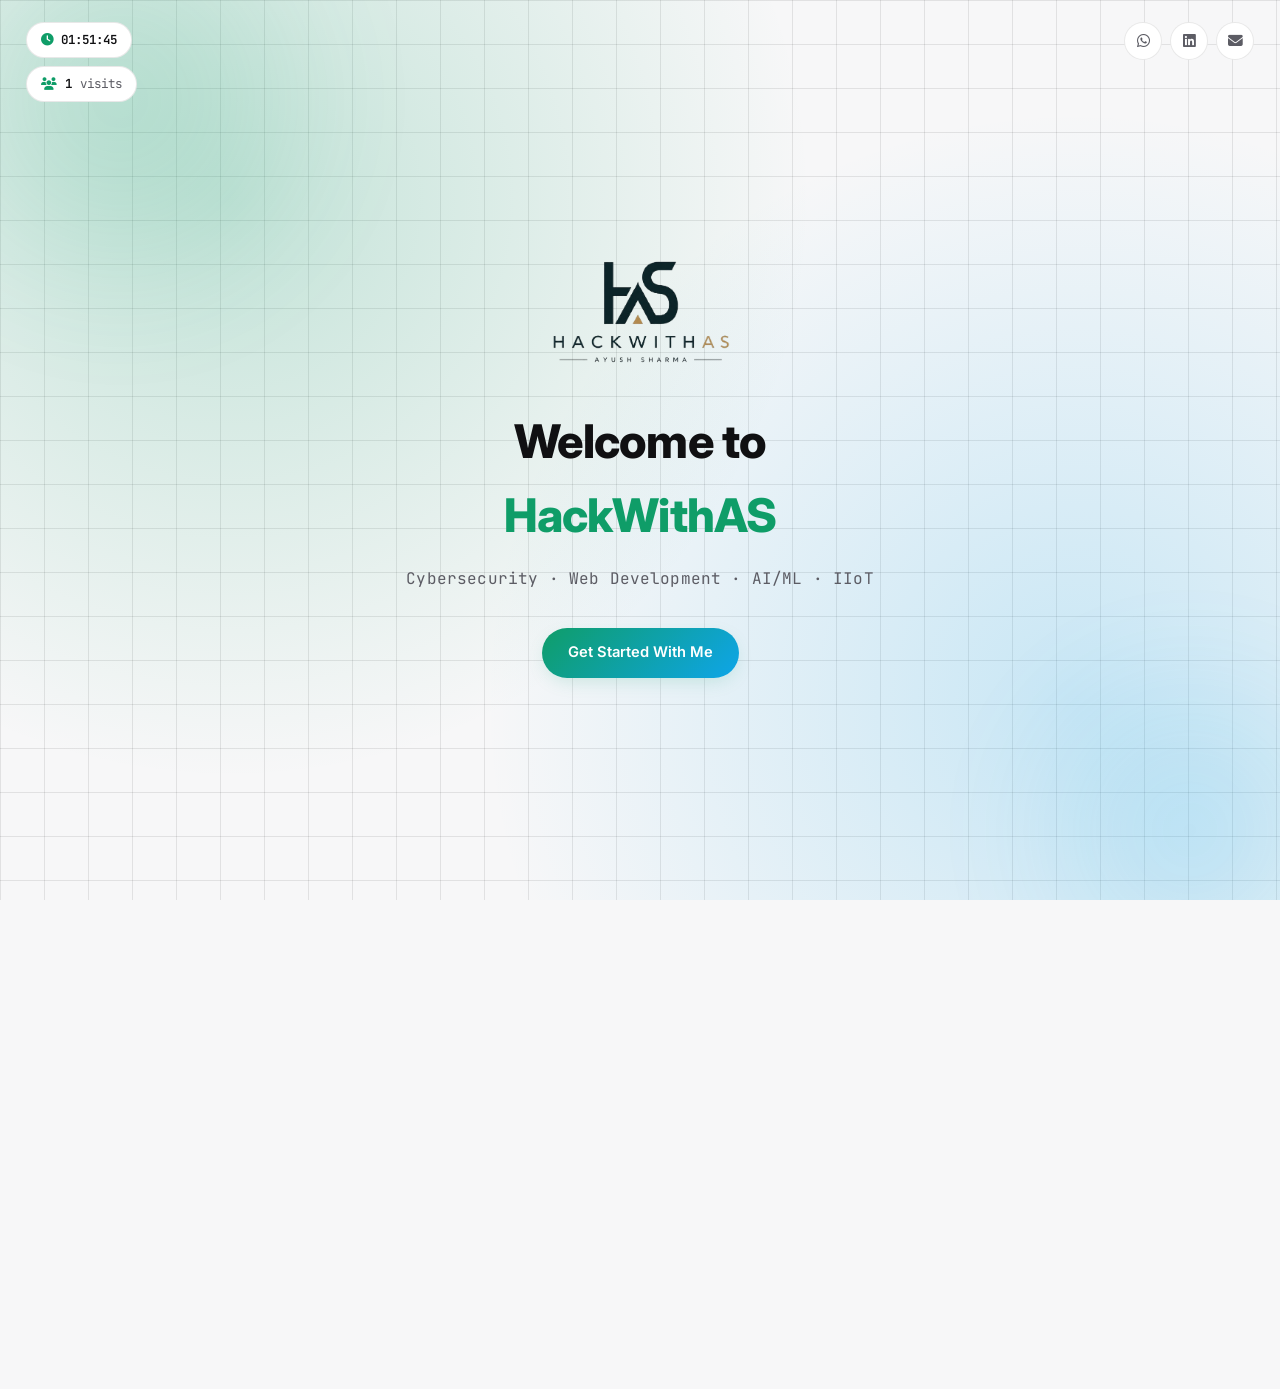
<file: index.html>
<!DOCTYPE html>
<html lang="en" class="light-theme">
<head>
<meta charset="UTF-8">
<meta name="viewport" content="width=device-width, initial-scale=1.0">
<title>HackWithAS | Ayush Sharma — Cybersecurity, Web Development, AI/ML & IIoT</title>
<meta name="description" content="HackWithAS is Ayush Sharma's personal technology portfolio, showcasing cybersecurity, web development, AI/ML and Industrial IoT projects. B.Tech CSE student at Invertis University, Bareilly.">
<meta name="keywords" content="HackWithAS, Ayush Sharma, Ayush Sharma HackWithAS, Invertis University, cybersecurity, web development, AI/ML, IIoT">
<meta name="author" content="Ayush Sharma">
<meta name="robots" content="index, follow">
<link rel="canonical" href="https://www.hackwithas.in/">
<link rel="icon" href="logo12.png" type="image/png">

<!-- Open Graph -->
<meta property="og:site_name" content="HackWithAS">
<meta property="og:title" content="HackWithAS | Ayush Sharma — Cybersecurity, Web Development, AI/ML & IIoT">
<meta property="og:description" content="HackWithAS is Ayush Sharma's personal technology portfolio, showcasing cybersecurity, web development, AI/ML and Industrial IoT projects. B.Tech CSE student at Invertis University, Bareilly.">
<meta property="og:url" content="https://www.hackwithas.in/">
<meta property="og:type" content="website">
<meta property="og:image" content="https://www.hackwithas.in/logo15.png">

<!-- Twitter -->
<meta name="twitter:card" content="summary_large_image">
<meta name="twitter:title" content="HackWithAS | Ayush Sharma — Cybersecurity, Web Development, AI/ML & IIoT">
<meta name="twitter:description" content="HackWithAS is Ayush Sharma's personal technology portfolio, showcasing cybersecurity, web development, AI/ML and Industrial IoT projects.">
<meta name="twitter:image" content="https://www.hackwithas.in/logo15.png">

<link rel="preconnect" href="https://fonts.googleapis.com">
<link rel="preconnect" href="https://fonts.gstatic.com" crossorigin>
<link href="https://fonts.googleapis.com/css2?family=Inter:wght@400;500;600;700;800&family=JetBrains+Mono:wght@400;500&display=swap" rel="stylesheet">
<link rel="stylesheet" href="https://cdnjs.cloudflare.com/ajax/libs/font-awesome/6.5.0/css/all.min.css">
<link rel="stylesheet" href="style.css">

<!-- Structured data: Person -->
<script type="application/ld+json">
{
  "@context": "https://schema.org",
  "@type": "Person",
  "name": "Ayush Sharma",
  "alternateName": "HackWithAS",
  "url": "https://www.hackwithas.in/",
  "image": "https://www.hackwithas.in/logo15.png",
  "description": "HackWithAS is the personal technology portfolio of Ayush Sharma, a B.Tech Computer Science & Engineering student at Invertis University, Bareilly, focused on cybersecurity, web development, AI/ML and Industrial IoT.",
  "sameAs": [
    "https://www.linkedin.com/in/hackwithas/",
    "https://github.com/HackWithAS/"
  ],
  "knowsAbout": [
    "Cybersecurity",
    "Ethical Hacking",
    "Web Development",
    "Artificial Intelligence",
    "Machine Learning",
    "Industrial IoT",
    "Cloud Computing"
  ],
  "alumniOf": {
    "@type": "CollegeOrUniversity",
    "name": "Invertis University",
    "address": {
      "@type": "PostalAddress",
      "addressLocality": "Bareilly",
      "addressRegion": "Uttar Pradesh",
      "addressCountry": "IN"
    }
  },
  "parent": {
    "@type": "Person",
    "name": "Pradeep Sharma",
    "jobTitle": "Founder",
    "worksFor": {
      "@type": "Organization",
      "name": "PS Construction Gurugram"
    }
  }
}
</script>

<!-- Structured data: WebSite -->
<script type="application/ld+json">
{
  "@context": "https://schema.org",
  "@type": "WebSite",
  "name": "HackWithAS",
  "alternateName": "Hack With AS",
  "url": "https://www.hackwithas.in/",
  "description": "HackWithAS is the personal technology portfolio of Ayush Sharma, showcasing cybersecurity, web development, AI/ML and Industrial IoT projects.",
  "author": {
    "@type": "Person",
    "name": "Ayush Sharma"
  }
}
</script>
</head>
<body>

<!-- ══════════ LANDING SPLASH ══════════ -->
<div id="splash">
  <div class="splash-scan" aria-hidden="true"></div>

  <div class="splash-meta-fixed" aria-label="Live stats">
    <div class="splash-meta-item"><i class="fas fa-clock" aria-hidden="true"></i> <span id="splashClock">--:--:--</span></div>
    <div class="splash-meta-item"><i class="fas fa-users" aria-hidden="true"></i> <span id="visitCount">&hellip;</span> visits</div>
  </div>

  <div class="splash-contact-fixed" aria-label="Quick contact">
    <a href="https://wa.me/919627898972" target="_blank" rel="noopener" aria-label="WhatsApp" title="WhatsApp"><i class="fab fa-whatsapp" aria-hidden="true"></i></a>
    <a href="https://www.linkedin.com/in/hackwithas/" target="_blank" rel="noopener" aria-label="LinkedIn" title="LinkedIn"><i class="fab fa-linkedin" aria-hidden="true"></i></a>
    <a href="mailto:ayushssharmaa@gmail.com" aria-label="Email" title="Email"><i class="fas fa-envelope" aria-hidden="true"></i></a>
  </div>

  <div class="splash-inner">
    <img src="logo15.png" alt="HackWithAS logo — Ayush Sharma" class="splash-logo" onerror="this.style.display='none'">
    <p class="splash-title">Welcome to <span>HackWithAS</span></p>
    <p class="splash-tag">Cybersecurity &middot; Web Development &middot; AI/ML &middot; IIoT</p>

    <button id="enterBtn" class="btn-primary splash-btn">Get Started With Me</button>
  </div>
</div>

<!-- ══════════ HOME ══════════ -->
<div id="home">

  <a class="skip-link" href="#content">Skip to content</a>

  <button id="btt" aria-label="Back to top">
    <i class="fas fa-arrow-up" aria-hidden="true"></i>
  </button>

  <!-- Top bar -->
  <header id="topbar">
    <a href="#" class="brand" id="brandHome" aria-label="HackWithAS home">
      <img src="logo12.png" alt="HackWithAS logo — Ayush Sharma" class="brand-icon" onerror="this.style.display='none'">
      <span class="brand-text">HackWithAS</span>
    </a>

    <div class="topbar-actions">
      <div class="topbar-social" aria-label="Quick contact links">
        <a href="https://wa.me/919627898972" target="_blank" rel="noopener" aria-label="WhatsApp" title="WhatsApp"><i class="fab fa-whatsapp" aria-hidden="true"></i></a>
        <a href="https://www.linkedin.com/in/hackwithas/" target="_blank" rel="noopener" aria-label="LinkedIn" title="LinkedIn"><i class="fab fa-linkedin" aria-hidden="true"></i></a>
        <a href="https://github.com/HackWithAS" target="_blank" rel="noopener" aria-label="GitHub" title="GitHub"><i class="fab fa-github" aria-hidden="true"></i></a>
        <a href="https://t.me/hackwithas" target="_blank" rel="noopener" aria-label="Telegram" title="Telegram"><i class="fab fa-telegram" aria-hidden="true"></i></a>
        <a href="mailto:ayushssharmaa@gmail.com" aria-label="Email" title="Email"><i class="fas fa-envelope" aria-hidden="true"></i></a>
      </div>
      <button id="themeToggle" aria-label="Toggle theme">
        <i class="fas fa-moon" aria-hidden="true"></i>
      </button>
      <a href="https://drive.google.com/file/d/1ZN07Br1Z-2BtZUU2TFno4h2-OjCc0JJ_/view?usp=drive_link" target="_blank" rel="noopener" class="nav-cta">Resume</a>
      <button class="hbg" id="hbg" aria-label="Toggle menu" aria-expanded="false">
        <span></span><span></span><span></span>
      </button>
    </div>
  </header>

  <!-- Filter / section tabs -->
  <nav id="filterbar" aria-label="Section filter">
    <div class="filterbar-scroll">
      <a class="ftab active" href="#about" data-section="about">About</a>
      <a class="ftab" href="#academics" data-section="academics">Academics</a>
      <a class="ftab" href="#skills" data-section="skills">Skills</a>
      <a class="ftab" href="#projects" data-section="projects">Projects</a>
      <a class="ftab" href="#experience" data-section="experience">Experience</a>
      <a class="ftab" href="#certifications" data-section="certifications">Certifications</a>
      <a class="ftab" href="#contact" data-section="contact">Contact</a>
    </div>
  </nav>

  <!-- Mobile menu (mirrors filter tabs + resume) -->
  <div class="mob-nav" id="mob">
    <div class="mob-inner">
      <button class="mob-ftab" data-section="about">About</button>
      <button class="mob-ftab" data-section="academics">Academics</button>
      <button class="mob-ftab" data-section="skills">Skills</button>
      <button class="mob-ftab" data-section="projects">Projects</button>
      <button class="mob-ftab" data-section="experience">Experience</button>
      <button class="mob-ftab" data-section="certifications">Certifications</button>
      <button class="mob-ftab" data-section="contact">Contact</button>
      <a href="https://drive.google.com/file/d/1ZN07Br1Z-2BtZUU2TFno4h2-OjCc0JJ_/view?usp=drive_link" target="_blank" rel="noopener" class="mob-resume">Resume →</a>
      <div class="mob-socials">
        <a href="https://wa.me/919627898972" target="_blank" rel="noopener" aria-label="WhatsApp"><i class="fab fa-whatsapp" aria-hidden="true"></i></a>
        <a href="https://www.linkedin.com/in/hackwithas/" target="_blank" rel="noopener" aria-label="LinkedIn"><i class="fab fa-linkedin" aria-hidden="true"></i></a>
        <a href="https://github.com/HackWithAS" target="_blank" rel="noopener" aria-label="GitHub"><i class="fab fa-github" aria-hidden="true"></i></a>
        <a href="https://t.me/hackwithas" target="_blank" rel="noopener" aria-label="Telegram"><i class="fab fa-telegram" aria-hidden="true"></i></a>
        <a href="mailto:ayushssharmaa@gmail.com" aria-label="Email"><i class="fas fa-envelope" aria-hidden="true"></i></a>
      </div>
    </div>
  </div>

  <main id="content">

    <!-- ═══ ABOUT ═══ -->
    <section class="tab-section active" id="about" data-section="about">
      <div class="si">
        <div class="about-hero-wrap">
          <div class="about-hero-text">
            <p class="eyebrow">HackWithAS</p>
            <h1 class="hero-name">Ayush Sharma</h1>
            <p class="hero-role">Cybersecurity &middot; Web Development &middot; AI/ML &middot; IIoT</p>
            <p class="hero-desc">HackWithAS is the personal technology portfolio of Ayush Sharma, a B.Tech Computer Science &amp; Engineering student at Invertis University, Bareilly, focused on cybersecurity, web development, AI/ML and Industrial IoT.</p>

            <div class="hero-actions">
              <button class="btn-primary" data-goto="projects">View Projects</button>
              <a href="https://drive.google.com/file/d/1ZN07Br1Z-2BtZUU2TFno4h2-OjCc0JJ_/view?usp=drive_link" target="_blank" rel="noopener" class="btn-outline"><i class="fas fa-arrow-down" aria-hidden="true"></i> Download Resume</a>
              <button class="btn-outline" data-goto="contact"><i class="fas fa-paper-plane" aria-hidden="true"></i> Contact</button>
            </div>

            <div class="hero-links">
              <a href="https://github.com/HackWithAS" target="_blank" rel="noopener"><i class="fab fa-github" aria-hidden="true"></i> GitHub</a>
              <span class="dot" aria-hidden="true">&middot;</span>
              <a href="https://www.linkedin.com/in/hackwithas/" target="_blank" rel="noopener"><i class="fab fa-linkedin" aria-hidden="true"></i> LinkedIn</a>
              <span class="dot" aria-hidden="true">&middot;</span>
              <a href="mailto:ayushssharmaa@gmail.com"><i class="fas fa-envelope" aria-hidden="true"></i> Email</a>
            </div>
          </div>

          <div class="about-hero-photo">
            <div class="hero-photo-box">
              <img src="myphoto.jpeg" alt="Ayush Sharma — HackWithAS" class="hero-photo-img" onerror="this.parentElement.classList.add('img-fallback')">
              <div class="hero-photo-fallback" aria-hidden="true"><i class="fas fa-user-astronaut"></i></div>
            </div>
            <div class="hero-photo-tag"><i class="fas fa-code" aria-hidden="true"></i> B.Tech CSE &middot; 2024&ndash;2028</div>
          </div>
        </div>

        <div class="about-block">
          <h2 class="sub-title">Profile</h2>
          <p class="body-text">I am a Computer Science &amp; Engineering student at Invertis University, Bareilly, interested in cybersecurity, web development, AI/ML and Industrial IoT. I enjoy building practical projects, exploring emerging technologies and developing solutions that combine software, security and intelligent systems.</p>
        </div>

        <div class="about-block">
          <h2 class="sub-title">Areas of Interest</h2>
          <ul class="tag-list">
            <li>Cybersecurity</li><li>Ethical Hacking</li><li>Web Development</li>
            <li>Artificial Intelligence</li><li>Machine Learning</li><li>Cloud</li><li>Industrial IoT</li>
          </ul>
        </div>

        <div class="quick-grid">
          <div class="stat"><span class="sn">8</span><span class="sl">Projects</span></div>
          <div class="stat"><span class="sn">7</span><span class="sl">Certifications</span></div>
          <div class="stat"><span class="sn">7.8</span><span class="sl">CGPA</span></div>
          <div class="stat"><span class="sn" id="ageStat">&ndash;</span><span class="sl">Years Old</span></div>
          <div class="stat"><span class="sn">2028</span><span class="sl">Graduating</span></div>
        </div>
      </div>
    </section>

    <!-- ═══ ACADEMICS ═══ -->
    <section class="tab-section" id="academics" data-section="academics">
      <div class="si">
        <p class="eyebrow">Academics</p>
        <h2 class="sec-title">Academic Record</h2>
        <p class="sec-subtitle">Ayush Sharma is pursuing a B.Tech in Computer Science &amp; Engineering (2024&ndash;2028) at Invertis University, Bareilly, with a current CGPA of 7.8.</p>

        <div class="academics-grid">
          <div class="acad-card">
            <div class="acad-top">
              <h3>B.Tech &mdash; Computer Science &amp; Engineering</h3>
              <span class="acad-year">2024&ndash;2028</span>
            </div>
            <p class="acad-org">Invertis University, Bareilly</p>
            <div class="acad-score"><span class="acad-score-num">7.8</span><span class="acad-score-label">CGPA</span></div>
          </div>

          <div class="acad-card">
            <div class="acad-top">
              <h3>Class XII</h3>
            </div>
            <p class="acad-org">Senior Secondary</p>
            <div class="acad-score"><span class="acad-score-num">69.6%</span></div>
          </div>

          <div class="acad-card">
            <div class="acad-top">
              <h3>Class X</h3>
            </div>
            <p class="acad-org">Secondary</p>
            <div class="acad-score"><span class="acad-score-num">79.8%</span></div>
          </div>
        </div>
      </div>
    </section>

    <!-- ═══ SKILLS ═══ -->
    <section class="tab-section" id="skills" data-section="skills">
      <div class="si">
        <p class="eyebrow">Skills</p>
        <h2 class="sec-title">Technical Skills</h2>

        <div class="skills-grid">
          <div class="skill-group">
            <h3><i class="fas fa-code" aria-hidden="true"></i> Programming</h3>
            <ul class="tag-list"><li>C</li><li>Python</li><li>JavaScript</li></ul>
          </div>
          <div class="skill-group">
            <h3><i class="fas fa-laptop-code" aria-hidden="true"></i> Web Development</h3>
            <ul class="tag-list"><li>HTML</li><li>CSS</li><li>JavaScript</li><li>Web Development</li></ul>
          </div>
          <div class="skill-group">
            <h3><i class="fas fa-shield-alt" aria-hidden="true"></i> Cybersecurity</h3>
            <ul class="tag-list"><li>Cybersecurity</li><li>Ethical Hacking</li><li>Networking</li><li>Web Security</li></ul>
          </div>
          <div class="skill-group">
            <h3><i class="fas fa-brain" aria-hidden="true"></i> AI / ML</h3>
            <ul class="tag-list"><li>Artificial Intelligence</li><li>Machine Learning</li><li>AI/ML Fundamentals</li></ul>
          </div>
          <div class="skill-group">
            <h3><i class="fas fa-microchip" aria-hidden="true"></i> IIoT / IoT</h3>
            <ul class="tag-list"><li>Industrial IoT</li><li>IoT</li><li>Automation</li><li>Sensors</li><li>Embedded Systems</li></ul>
          </div>
          <div class="skill-group">
            <h3><i class="fas fa-tools" aria-hidden="true"></i> Tools</h3>
            <ul class="tag-list"><li>Git</li><li>GitHub</li><li>VS Code</li></ul>
          </div>
        </div>

        <div class="about-block" style="margin-top:40px;">
          <h2 class="sub-title">Currently Learning</h2>
          <div class="learning-grid">
            <div class="learn-item"><h4>Cybersecurity</h4><p>Ethical Hacking &middot; Web Security &middot; Networking</p></div>
            <div class="learn-item"><h4>Development</h4><p>Web Development &middot; JavaScript</p></div>
            <div class="learn-item"><h4>AI/ML</h4><p>Artificial Intelligence &middot; Machine Learning &middot; TensorFlow &middot; Generative AI</p></div>
            <div class="learn-item"><h4>IIoT</h4><p>Industrial IoT &middot; Automation</p></div>
            <div class="learn-item"><h4>Cloud</h4><p>Cloud Technologies</p></div>
          </div>
        </div>
      </div>
    </section>

    <!-- ═══ PROJECTS ═══ -->
    <section class="tab-section" id="projects" data-section="projects">
      <div class="si">
        <p class="eyebrow">Projects</p>
        <h2 class="sec-title">Selected Projects</h2>

        <div class="proj-tabs" role="tablist" aria-label="Filter projects by category">
          <button class="ptab active" data-filter="all">All</button>
          <button class="ptab" data-filter="web">Web</button>
          <button class="ptab" data-filter="iot">IoT</button>
          <button class="ptab" data-filter="ai">AI / ML</button>
        </div>

        <article class="proj-featured" data-cat="web">
          <div class="pf-body">
            <span class="pc-cat-tag">Web &middot; Featured</span>
            <h3>PS Construction Gurugram Website</h3>
            <p>A professional website developed for PS Construction Gurugram to present the organization, its services and relevant information through a responsive web interface.</p>
            <p class="pf-note">PS Construction Gurugram is founded by Pradeep Sharma, Ayush Sharma's father.</p>
            <ul class="pc-tech"><li>HTML</li><li>CSS</li><li>JavaScript</li><li>Web Dev</li></ul>
            <div class="pc-links">
              <a href="https://psconstructiongurugram.vercel.app" target="_blank" rel="noopener" class="pc-btn">Live Site <i class="fas fa-arrow-up-right-from-square" aria-hidden="true"></i></a>
            </div>
          </div>
          <div class="pf-visual" aria-hidden="true"><i class="fas fa-building"></i></div>
        </article>

        <div class="proj-grid">
          <article class="proj-card" data-cat="iot">
            <span class="pc-cat-tag iot">IIoT &middot; Team Lead</span>
            <h3 class="pc-title">Smart Street Light</h3>
            <p class="pc-desc">Smart street lighting system designed to automate lighting based on environmental and motion-related conditions, improving efficiency and reducing unnecessary energy consumption.</p>
            <ul class="pc-tech"><li>IoT</li><li>Arduino</li><li>LDR Sensor</li><li>C++</li></ul>
            <div class="pc-links"><span class="pc-link-na"><i class="fas fa-microchip" aria-hidden="true"></i> Hardware project</span></div>
          </article>

          <article class="proj-card" data-cat="iot">
            <span class="pc-cat-tag iot">IIoT &middot; Team Lead</span>
            <h3 class="pc-title">RPM Monitoring System</h3>
            <p class="pc-desc">Real-time industrial machinery monitoring, logging rotational speed to support proactive maintenance and prevent equipment failure.</p>
            <ul class="pc-tech"><li>IIoT</li><li>RPM Sensor</li><li>Arduino</li><li>Real-time</li></ul>
            <div class="pc-links"><a href="https://github.com/HackWithAS/RPM-IIOT-4" target="_blank" rel="noopener" class="pc-btn">GitHub <i class="fab fa-github" aria-hidden="true"></i></a></div>
          </article>

          <article class="proj-card" data-cat="iot">
            <span class="pc-cat-tag iot">IIoT &middot; Team Lead</span>
            <h3 class="pc-title">CCFRA Automation System</h3>
            <p class="pc-desc">Automation and control system for industrial process monitoring, with real-time feedback for manufacturing environments.</p>
            <ul class="pc-tech"><li>IIoT</li><li>Automation</li><li>Process Control</li></ul>
            <div class="pc-links"><a href="https://github.com/HackWithAS/CCFRA-IIOT-3" target="_blank" rel="noopener" class="pc-btn">GitHub <i class="fab fa-github" aria-hidden="true"></i></a></div>
          </article>

          <article class="proj-card" data-cat="ai">
            <span class="pc-cat-tag">Python</span>
            <h3 class="pc-title">Employee Payroll Management System</h3>
            <p class="pc-desc">CLI tool for managing employee records, salary calculations, deductions, and payslip generation with file-based persistence.</p>
            <ul class="pc-tech"><li>Python</li><li>File I/O</li><li>OOP</li><li>CLI</li></ul>
            <div class="pc-links"><a href="https://github.com/HackWithAS" target="_blank" rel="noopener" class="pc-btn">GitHub <i class="fab fa-github" aria-hidden="true"></i></a></div>
          </article>

          <article class="proj-card" data-cat="ai">
            <span class="pc-cat-tag ai">AI / ML</span>
            <h3 class="pc-title">AI Research Travel Agent</h3>
            <p class="pc-desc">Travel research agent that aggregates data, suggests itineraries, and delivers recommendations using ML models and web scraping.</p>
            <ul class="pc-tech"><li>Python</li><li>AI/ML</li><li>APIs</li><li>Web Scraping</li></ul>
            <div class="pc-links"><a href="https://github.com/HackWithAS" target="_blank" rel="noopener" class="pc-btn">GitHub <i class="fab fa-github" aria-hidden="true"></i></a></div>
          </article>

          <article class="proj-card" data-cat="web">
            <span class="pc-cat-tag">Web</span>
            <h3 class="pc-title">Restaurant Website</h3>
            <p class="pc-desc">Responsive restaurant website with an interactive menu and reservation flow, optimized for performance and visibility.</p>
            <ul class="pc-tech"><li>HTML</li><li>CSS</li><li>JavaScript</li><li>Responsive</li></ul>
            <div class="pc-links"><a href="https://github.com/HackWithAS" target="_blank" rel="noopener" class="pc-btn">GitHub <i class="fab fa-github" aria-hidden="true"></i></a></div>
          </article>

          <article class="proj-card" data-cat="web">
            <span class="pc-cat-tag">Web</span>
            <h3 class="pc-title">Personal Portfolio Website</h3>
            <p class="pc-desc">This portfolio &mdash; showcasing projects, skills, academics and certifications under the HackWithAS brand, deployed on Vercel.</p>
            <ul class="pc-tech"><li>HTML</li><li>CSS</li><li>JavaScript</li><li>Vercel</li></ul>
            <div class="pc-links"><a href="https://portfolio-hackwithas.vercel.app/" target="_blank" rel="noopener" class="pc-btn">Live Demo <i class="fas fa-arrow-up-right-from-square" aria-hidden="true"></i></a></div>
          </article>
        </div>

        <div class="proj-more">
          <a href="https://github.com/HackWithAS" target="_blank" rel="noopener" class="btn-outline"><i class="fab fa-github" aria-hidden="true"></i> View all on GitHub</a>
        </div>
      </div>
    </section>

    <!-- ═══ EXPERIENCE (Leadership + Internships + Achievements) ═══ -->
    <section class="tab-section" id="experience" data-section="experience">
      <div class="si">
        <p class="eyebrow">Experience</p>
        <h2 class="sec-title">Leadership &amp; Internships</h2>

        <div class="exp-card">
          <div class="exp-top">
            <h3>Team Lead &mdash; IIoT Projects</h3>
            <span class="exp-tag">13-Member Team</span>
          </div>
          <p>Ayush Sharma led a 13-member team during the development and execution of Industrial IoT, automation and monitoring projects, coordinating project activities and contributing to technical implementation.</p>
        </div>

        <div class="exp-card">
          <div class="exp-top">
            <h3>Ethical Hacking Virtual Internship</h3>
            <span class="exp-tag">8 Weeks &middot; Apr&ndash;Jun 2026</span>
          </div>
          <p>Virtual internship focused on ethical hacking fundamentals and hands-on cybersecurity practice.</p>
        </div>

        <div class="exp-card">
          <div class="exp-top">
            <h3>AI/ML Virtual Internship</h3>
            <span class="exp-tag">10 Weeks</span>
          </div>
          <p>Virtual internship covering AI/ML fundamentals, including TensorFlow, neural networks, object detection and image-related AI/ML work.</p>
        </div>

        <div class="about-block" style="margin-top:32px;">
          <h2 class="sub-title">Achievements &amp; Leadership</h2>
          <ul class="bullet-list">
            <li>Led a 13-member IIoT project team</li>
            <li>Developed practical IoT / IIoT projects</li>
            <li>Built a personal technology portfolio under the HackWithAS brand</li>
            <li>Participated in technical internships and learning programs</li>
          </ul>
        </div>
      </div>
    </section>

    <!-- ═══ CERTIFICATIONS ═══ -->
    <section class="tab-section" id="certifications" data-section="certifications">
      <div class="si">
        <p class="eyebrow">Certifications</p>
        <h2 class="sec-title">Certifications &amp; Learning</h2>

        <ul class="cert-list">
          <li class="cert-item">
            <div class="cert-main"><h3>TCS iON Certificate</h3><p>Tata Consultancy Services</p></div>
            <a href="https://www.linkedin.com/posts/hackwithas_tcs-ion-activity-7346773345272557568-IcWF" target="_blank" rel="noopener" class="cert-link">Credential <i class="fas fa-arrow-up-right-from-square" aria-hidden="true"></i></a>
          </li>
          <li class="cert-item">
            <div class="cert-main"><h3>AI-ML Virtual Internship</h3><p>EduSkills &times; AICTE</p></div>
            <a href="https://www.linkedin.com/posts/hackwithas_eduskill-activity-7439356208144338944-CAf5" target="_blank" rel="noopener" class="cert-link">Credential <i class="fas fa-arrow-up-right-from-square" aria-hidden="true"></i></a>
          </li>
          <li class="cert-item">
            <div class="cert-main"><h3>Emerging Technologies: AI &amp; Cloud</h3><p>IBM SkillsBuild &times; Edunet &times; AICTE</p></div>
            <a href="https://www.linkedin.com/posts/hackwithas_certificate-activity-7374697703471095808-hGG6" target="_blank" rel="noopener" class="cert-link">Credential <i class="fas fa-arrow-up-right-from-square" aria-hidden="true"></i></a>
          </li>
          <li class="cert-item">
            <div class="cert-main"><h3>Ethical Hacking Certificate</h3><p>Cybersecurity Training</p></div>
            <a href="https://www.linkedin.com/posts/hackwithas_ethical-hacking-activity-7448295280371765249-2gjU" target="_blank" rel="noopener" class="cert-link">Credential <i class="fas fa-arrow-up-right-from-square" aria-hidden="true"></i></a>
          </li>
          <li class="cert-item">
            <div class="cert-main"><h3>Website Development Course</h3><p>Infosys Springboard</p></div>
            <a href="https://www.linkedin.com/posts/hackwithas_infosys-website-development-tutorial-certificate-activity-7342015099424976896-rasC" target="_blank" rel="noopener" class="cert-link">Credential <i class="fas fa-arrow-up-right-from-square" aria-hidden="true"></i></a>
          </li>
          <li class="cert-item">
            <div class="cert-main"><h3>Technology Job Simulation</h3><p>Forage &times; Deloitte Australia</p></div>
            <a href="https://www.linkedin.com/posts/hackwithas_forage-certificate-activity-7343181118554202113-kInt" target="_blank" rel="noopener" class="cert-link">Credential <i class="fas fa-arrow-up-right-from-square" aria-hidden="true"></i></a>
          </li>
          <li class="cert-item">
            <div class="cert-main"><h3>Introduction to Generative AI</h3><p>Google Cloud Skills Boost</p></div>
            <a href="https://www.linkedin.com/posts/hackwithas_introduction-to-generate-ai-activity-7343306915319287808-o2i4" target="_blank" rel="noopener" class="cert-link">Credential <i class="fas fa-arrow-up-right-from-square" aria-hidden="true"></i></a>
          </li>
        </ul>

        <div class="about-block" style="margin-top:40px;">
          <h2 class="sub-title">GitHub Activity</h2>
          <div class="gh-container">
            <div class="gh-chart"><img src="https://ghchart.rshah.org/34d399/HackWithAS" alt="GitHub contribution chart for HackWithAS" loading="lazy" onerror="this.style.display='none'"></div>
            <div class="gh-cards">
              <div class="gh-card"><img src="https://github-readme-stats.vercel.app/api?username=HackWithAS&show_icons=true&theme=dark&bg_color=00000000&title_color=34d399&text_color=96969e&icon_color=34d399&hide_border=true" alt="GitHub stats for HackWithAS" loading="lazy" onerror="this.parentElement.style.display='none'"></div>
              <div class="gh-card"><img src="https://github-readme-stats.vercel.app/api/top-langs/?username=HackWithAS&layout=compact&theme=dark&bg_color=00000000&title_color=34d399&text_color=96969e&hide_border=true" alt="Top languages for HackWithAS" loading="lazy" onerror="this.parentElement.style.display='none'"></div>
            </div>
            <a href="https://github.com/HackWithAS" target="_blank" rel="noopener" class="btn-outline"><i class="fab fa-github" aria-hidden="true"></i> View full GitHub profile</a>
          </div>
        </div>
      </div>
    </section>

    <!-- ═══ CONTACT ═══ -->
    <section class="tab-section" id="contact" data-section="contact">
      <div class="si">
        <p class="eyebrow">Contact</p>
        <h2 class="sec-title">Let's connect</h2>
        <p class="sec-subtitle">I'm open to internships, collaborations and interesting projects.</p>

        <div class="contact-grid">
          <div class="contact-items">
            <a href="mailto:ayushssharmaa@gmail.com" class="citem">
              <div class="ci-icon"><i class="fas fa-envelope" aria-hidden="true"></i></div>
              <div><div class="ci-label">Email</div><div class="ci-value">ayushssharmaa@gmail.com</div></div>
            </a>
            <a href="tel:+919627898972" class="citem">
              <div class="ci-icon"><i class="fas fa-phone" aria-hidden="true"></i></div>
              <div><div class="ci-label">Phone</div><div class="ci-value">+91 9627898972</div></div>
            </a>
            <a href="https://www.linkedin.com/in/hackwithas/" target="_blank" rel="noopener" class="citem">
              <div class="ci-icon"><i class="fab fa-linkedin" aria-hidden="true"></i></div>
              <div><div class="ci-label">LinkedIn</div><div class="ci-value">linkedin.com/in/hackwithas</div></div>
            </a>
            <a href="https://github.com/HackWithAS" target="_blank" rel="noopener" class="citem">
              <div class="ci-icon"><i class="fab fa-github" aria-hidden="true"></i></div>
              <div><div class="ci-label">GitHub</div><div class="ci-value">github.com/HackWithAS</div></div>
            </a>
            <a href="https://t.me/hackwithas" target="_blank" rel="noopener" class="citem">
              <div class="ci-icon"><i class="fab fa-telegram" aria-hidden="true"></i></div>
              <div><div class="ci-label">Telegram</div><div class="ci-value">@hackwithas</div></div>
            </a>
          </div>

          <div class="contact-right">
            <form class="form-card" onsubmit="return false;">
              <h3 class="form-header">Send a message</h3>
              <div class="fg"><label for="nm">Name</label><input type="text" id="nm" placeholder="Your name" autocomplete="name"></div>
              <div class="fg"><label for="em">Email</label><input type="email" id="em" placeholder="you@email.com" autocomplete="email"></div>
              <div class="fg"><label for="ms">Message</label><textarea id="ms" placeholder="What's on your mind?"></textarea></div>
              <button type="button" class="btn-send" onclick="sendMsg()">Send via WhatsApp</button>
              <p class="form-success" id="fs" role="status">Redirecting to WhatsApp&hellip;</p>
            </form>
          </div>
        </div>
      </div>
    </section>

  </main>

  <footer>
    <div class="ft-inner">
      <div class="ft-top">
        <div class="ft-brand">
          <span class="ft-name">HackWithAS</span>
          <span class="ft-tagline">Cybersecurity &middot; Development &middot; AI/ML &middot; IIoT</span>
        </div>
        <div class="ft-socials">
          <a href="https://github.com/HackWithAS" target="_blank" rel="noopener" aria-label="GitHub"><i class="fab fa-github" aria-hidden="true"></i></a>
          <a href="https://www.linkedin.com/in/hackwithas/" target="_blank" rel="noopener" aria-label="LinkedIn"><i class="fab fa-linkedin" aria-hidden="true"></i></a>
          <a href="https://t.me/hackwithas" target="_blank" rel="noopener" aria-label="Telegram"><i class="fab fa-telegram" aria-hidden="true"></i></a>
          <a href="mailto:ayushssharmaa@gmail.com" aria-label="Email"><i class="fas fa-envelope" aria-hidden="true"></i></a>
          <a href="tel:+919627898972" aria-label="Phone"><i class="fas fa-phone" aria-hidden="true"></i></a>
          <a href="https://www.instagram.com/ayushpandiit/" target="_blank" rel="noopener" aria-label="Instagram"><i class="fab fa-instagram" aria-hidden="true"></i></a>
        </div>
      </div>
      <div class="ft-divider"></div>
      <div class="ft-bottom"><p>&copy; 2026 Ayush Sharma. All Rights Reserved.</p></div>
    </div>
  </footer>

</div><!-- /#home -->

<script src="script.js"></script>
</body>
</html>
</file>
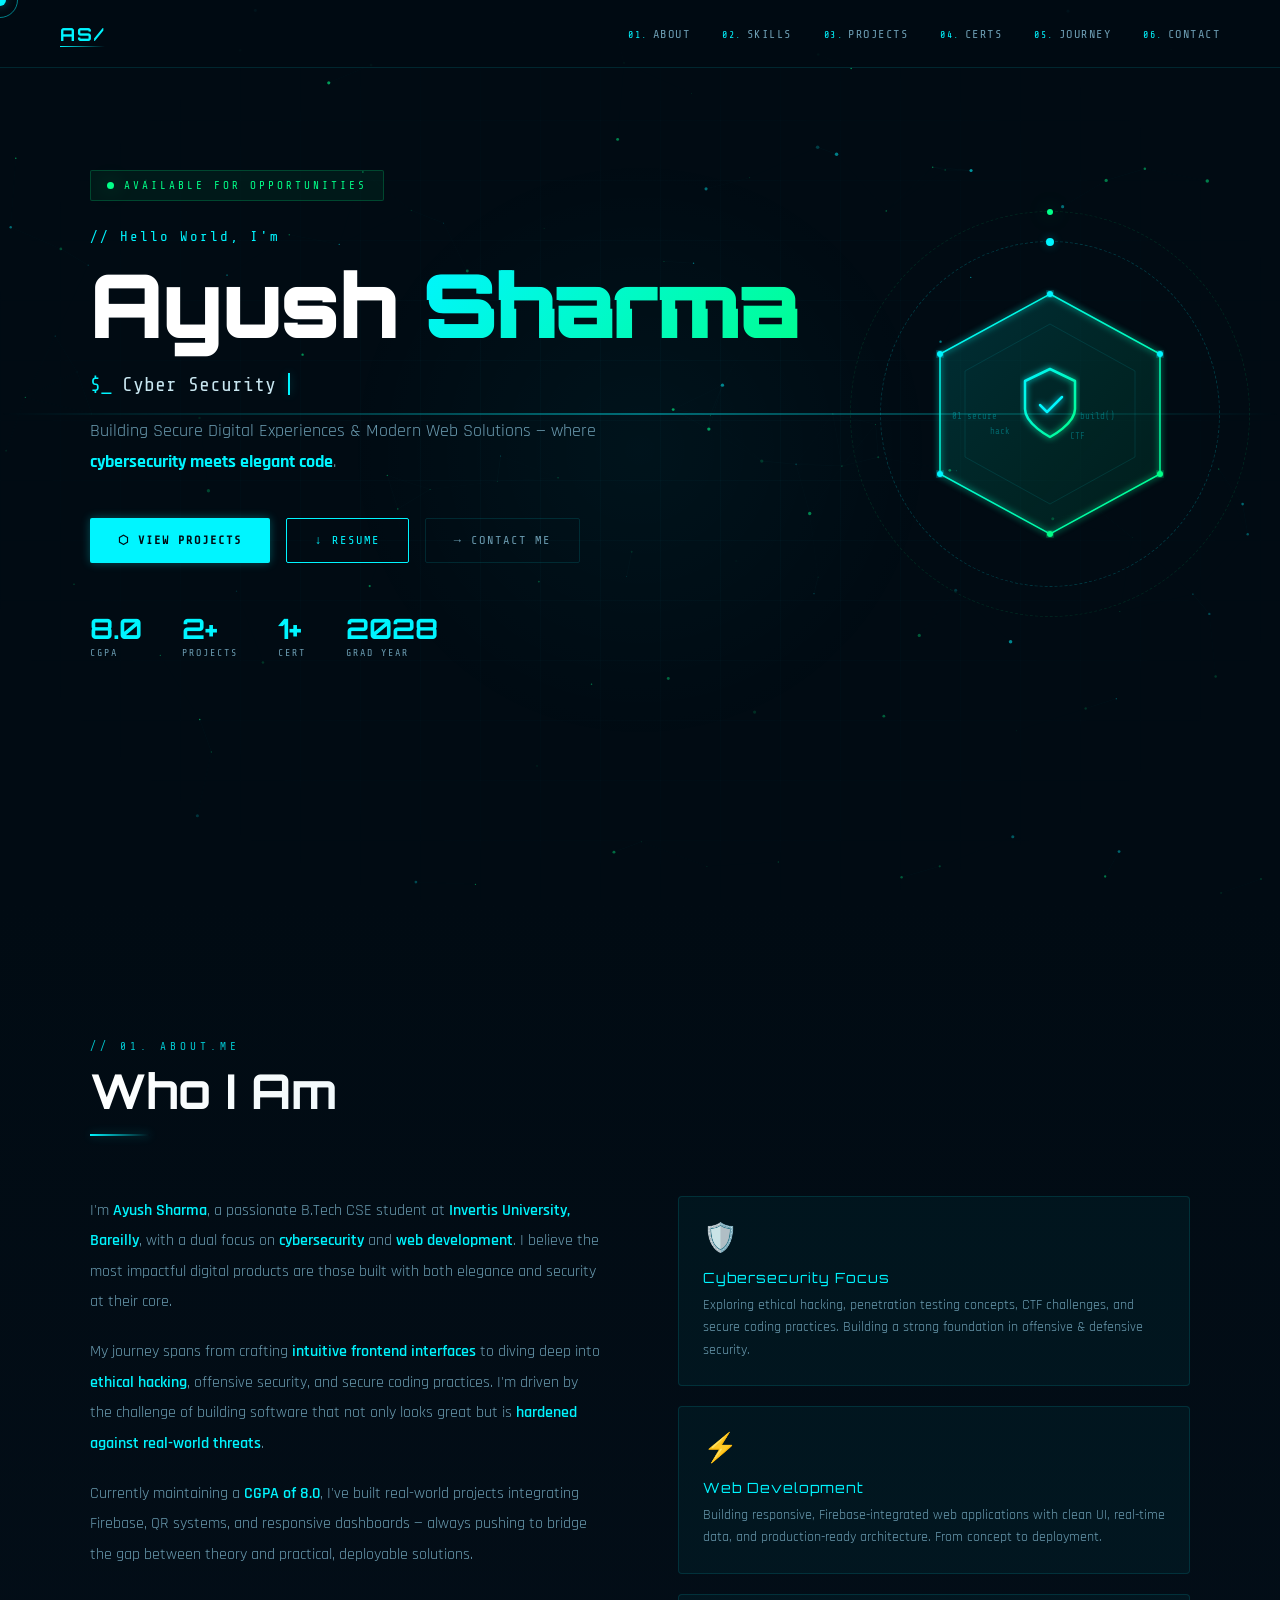
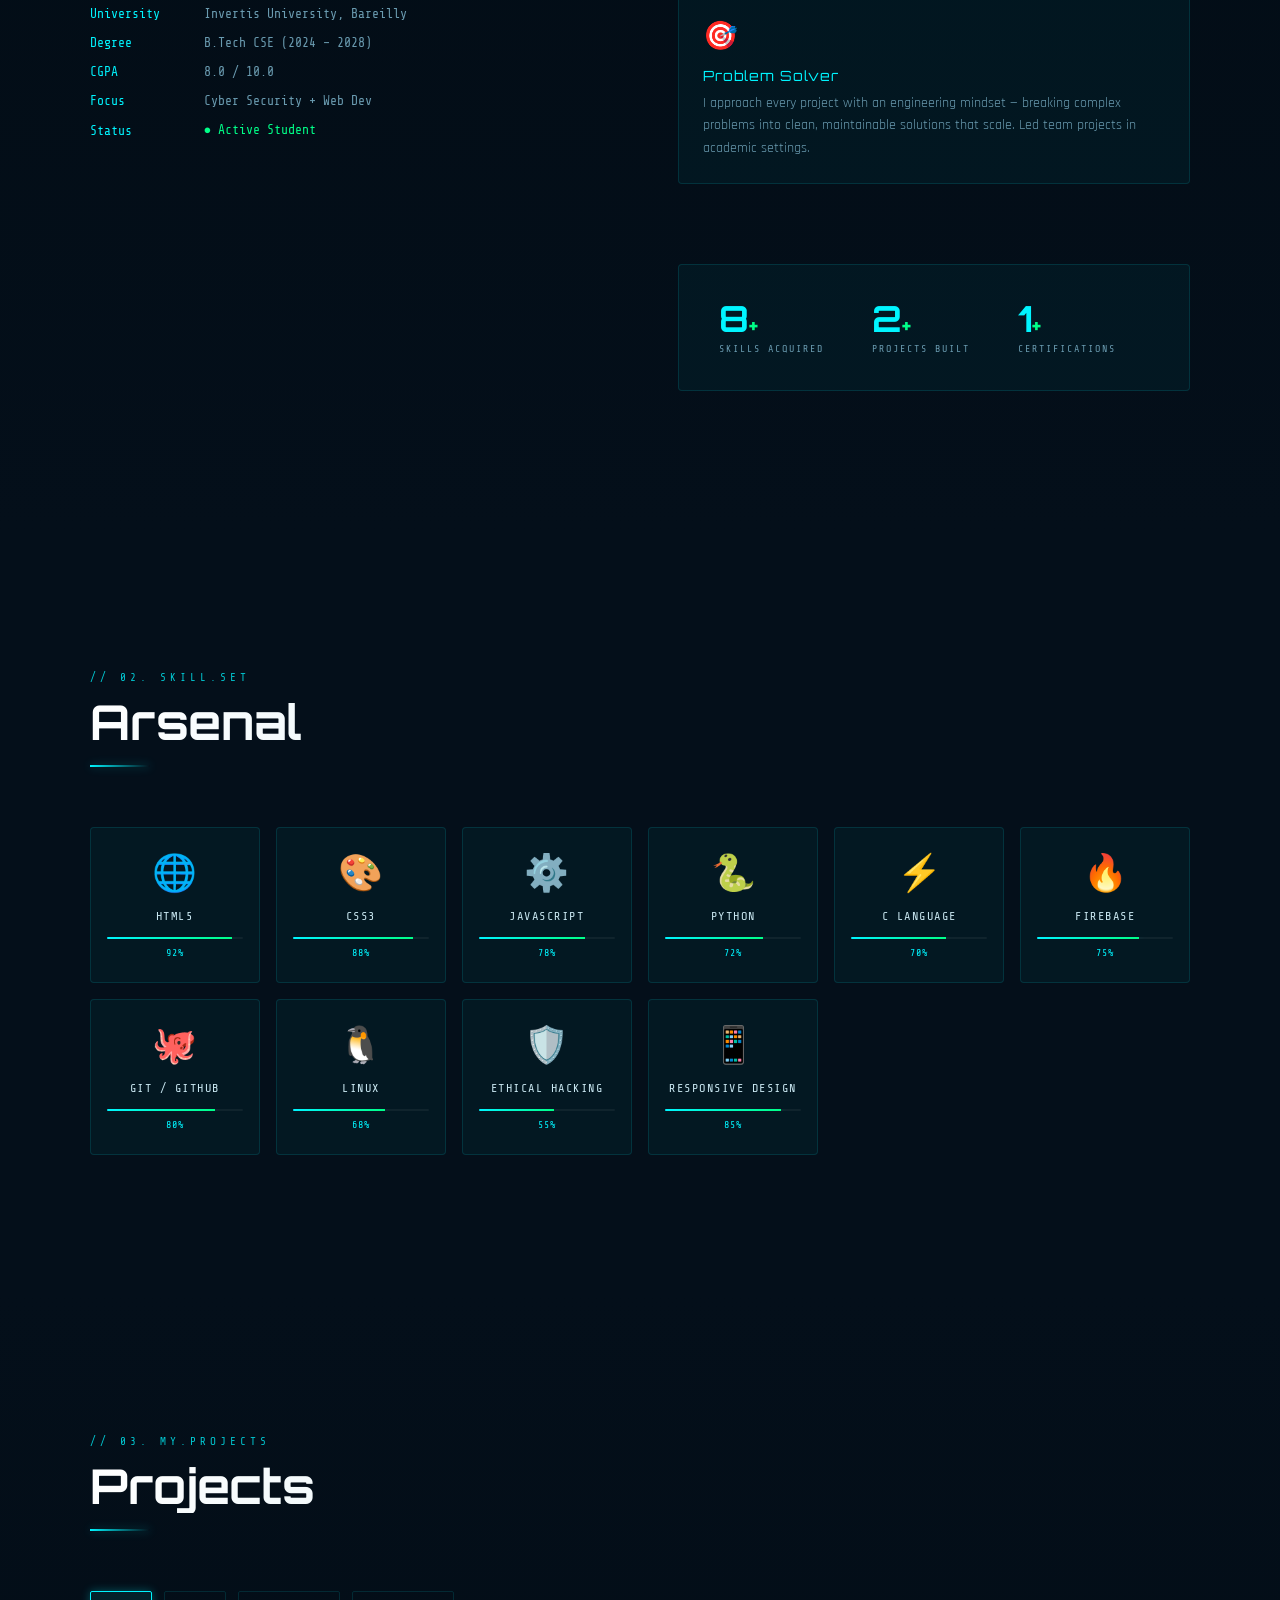
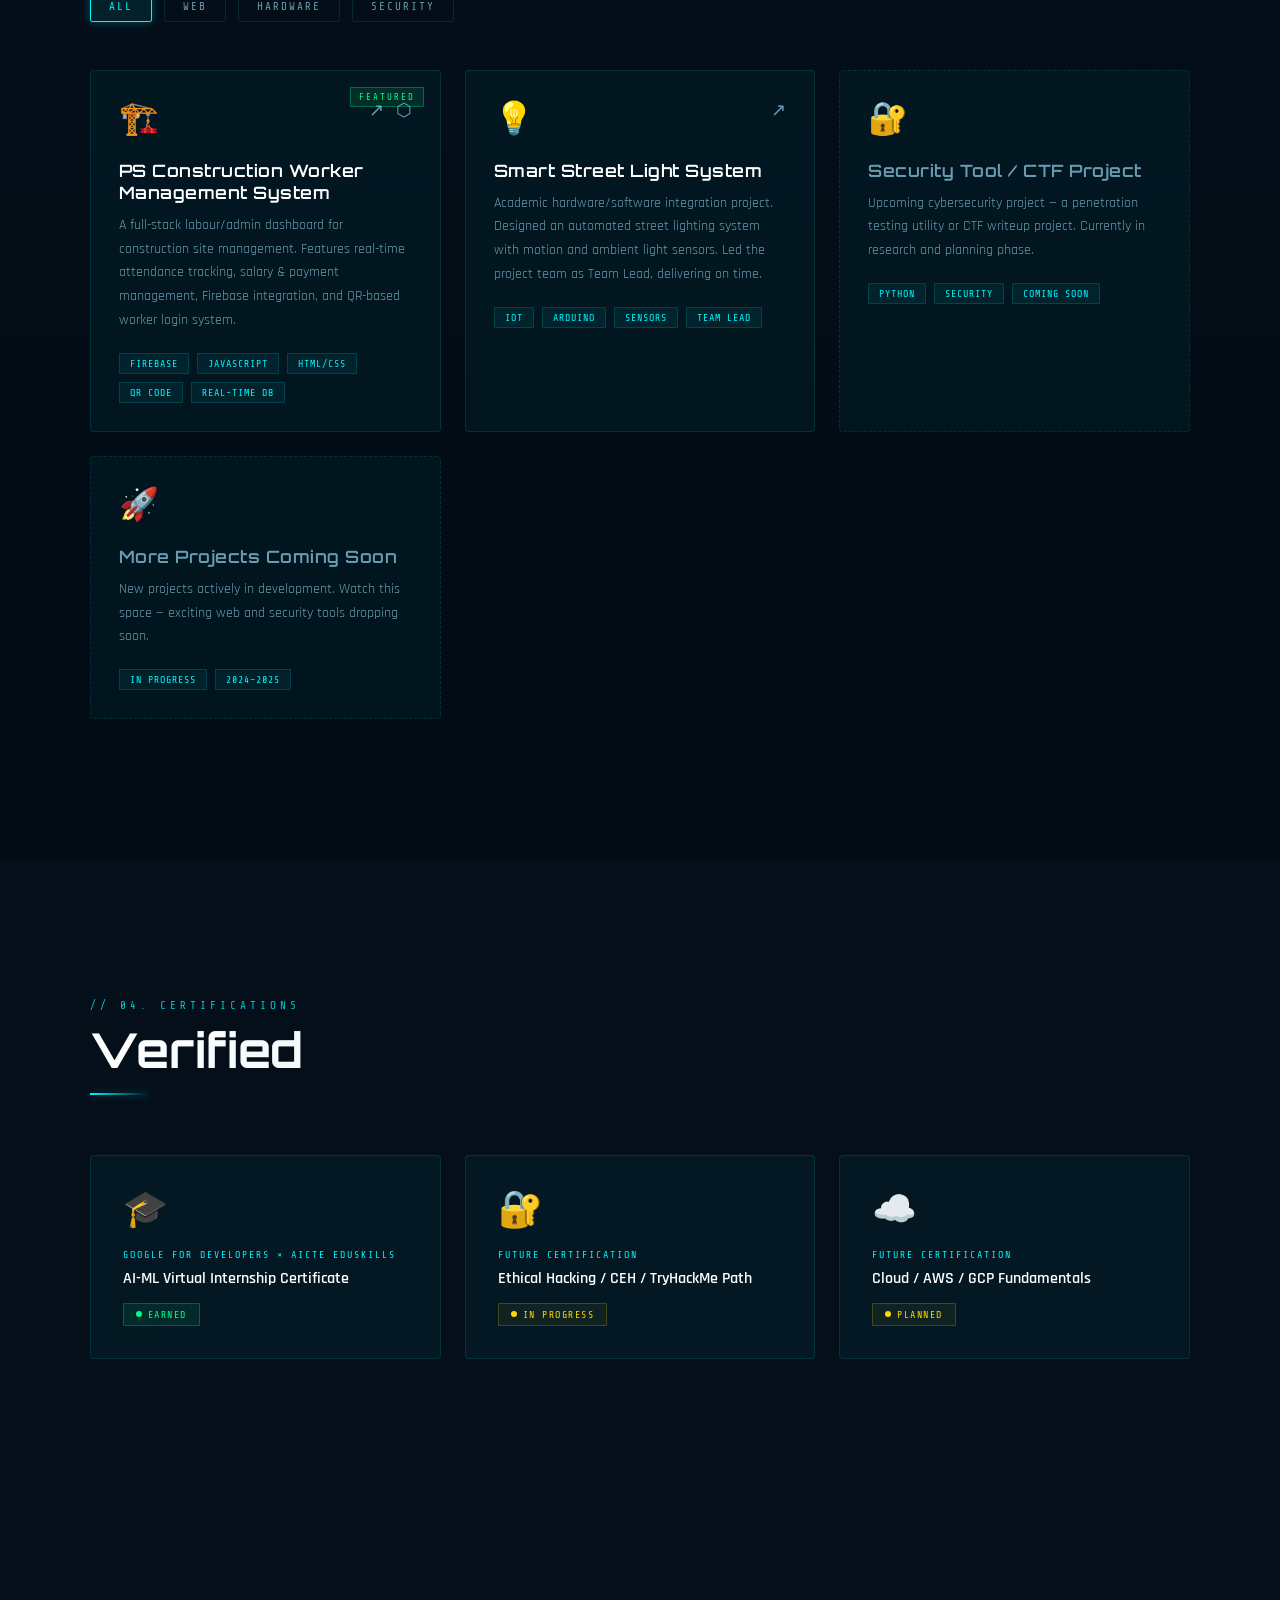
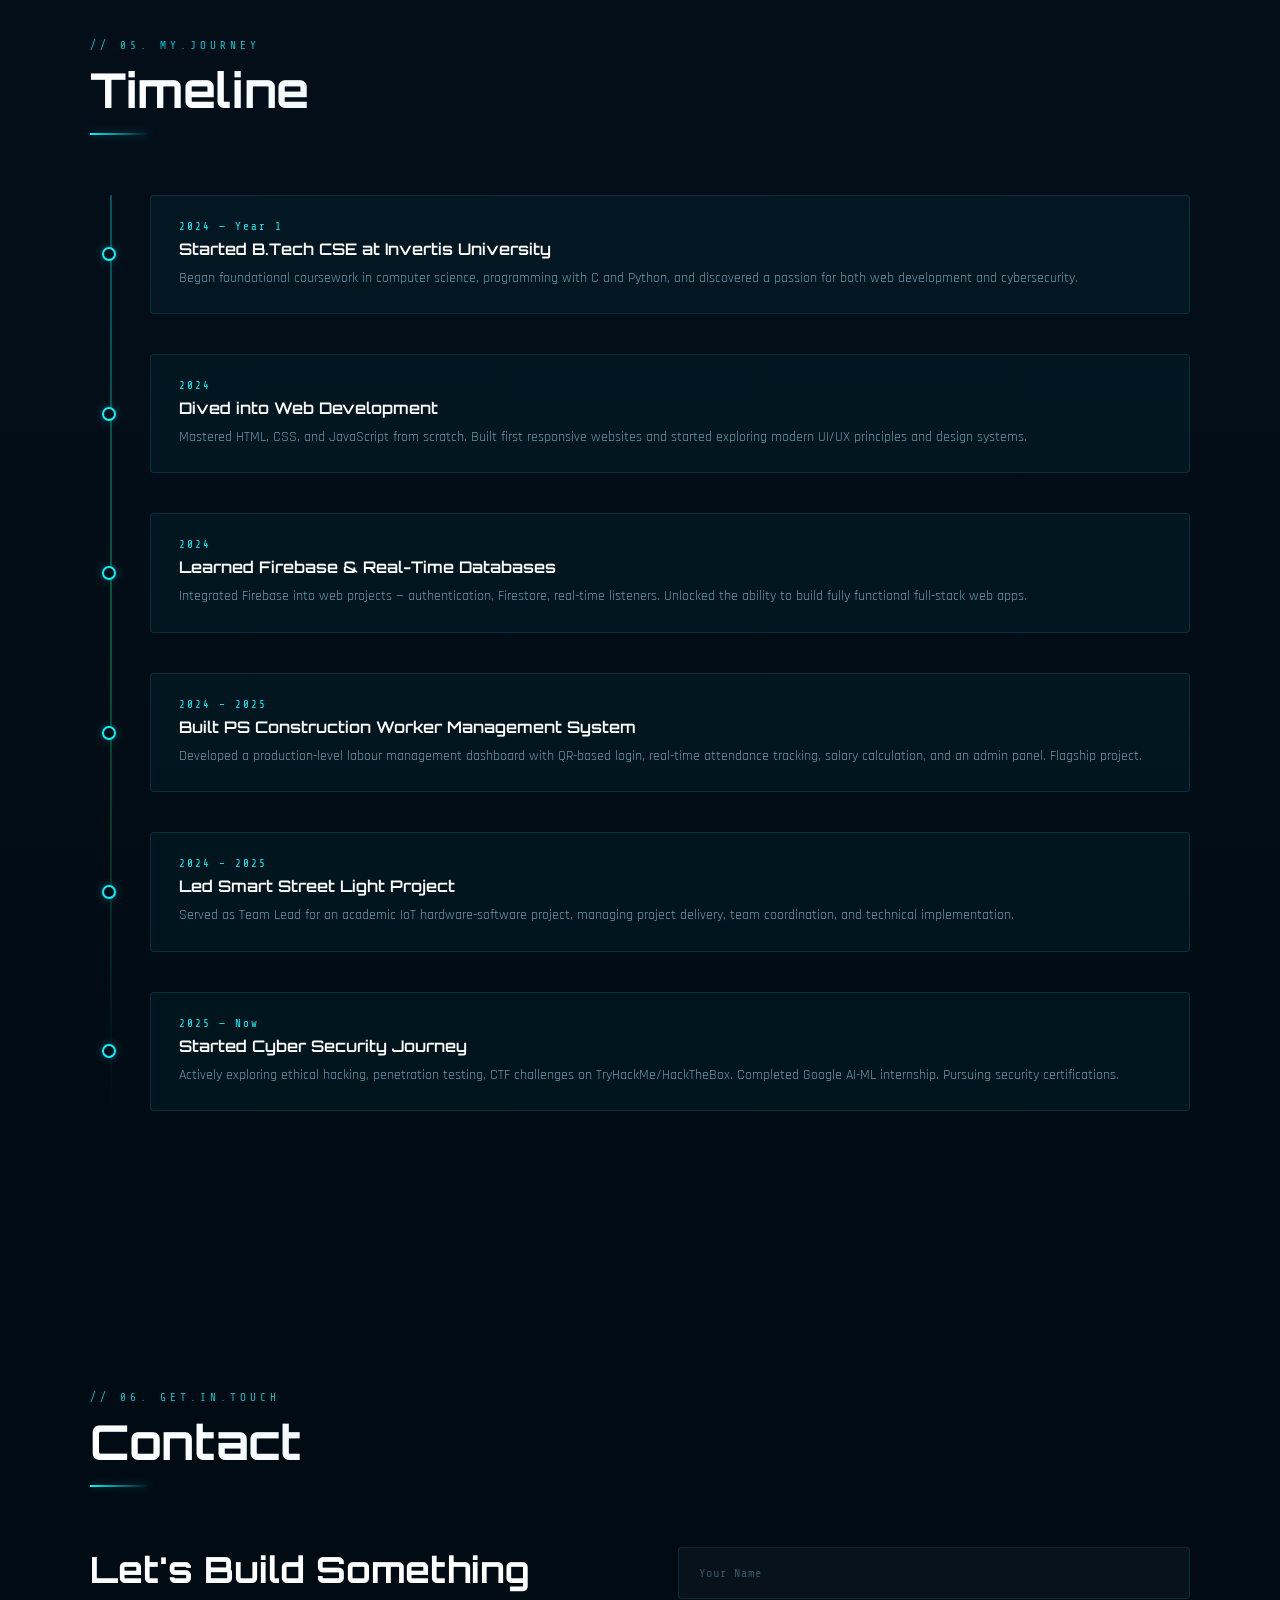
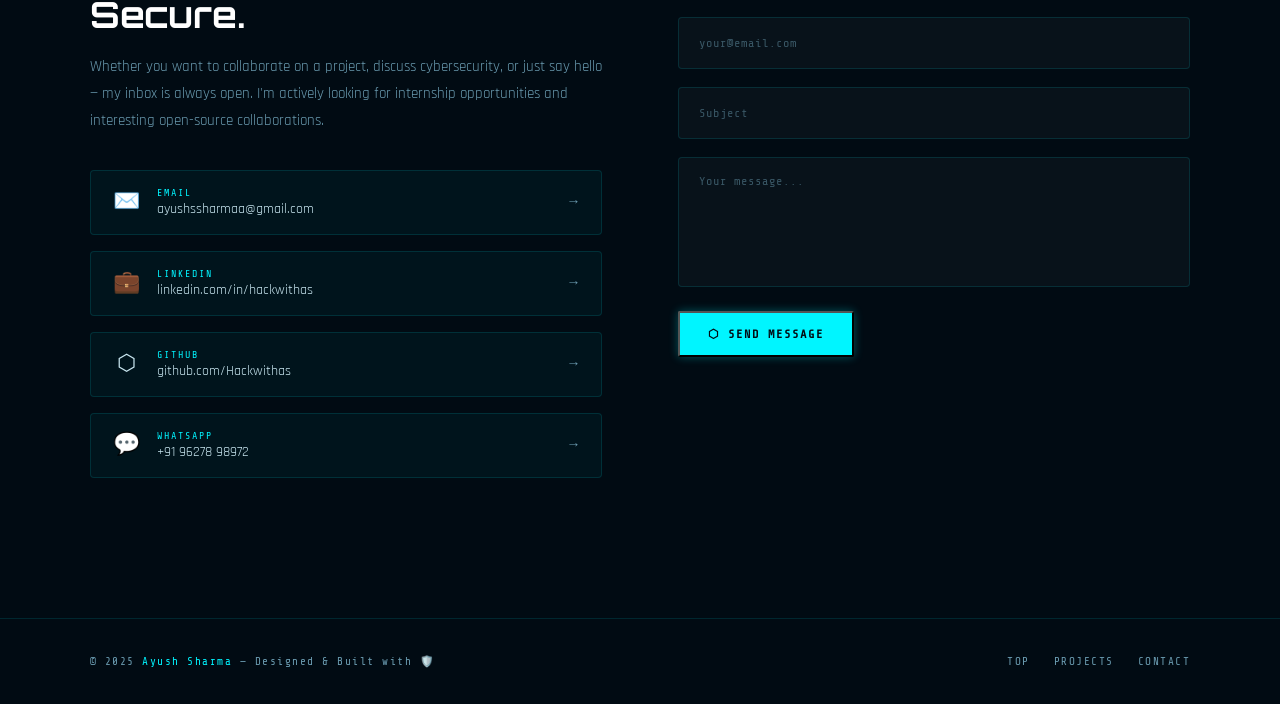
<file: Index.html>
<!DOCTYPE html>
<html lang="en">
<head>
<meta charset="UTF-8">
<meta name="viewport" content="width=device-width, initial-scale=1.0">
<title>Ayush Sharma | Cyber Security & Web Developer</title>
<meta name="description" content="Ayush Sharma – Cyber Security Enthusiast & Web Developer. Building Secure Digital Experiences & Modern Web Solutions.">
<link rel="preconnect" href="https://fonts.googleapis.com">
<link href="https://fonts.googleapis.com/css2?family=Share+Tech+Mono&family=Rajdhani:wght@300;400;500;600;700&family=Orbitron:wght@400;600;700;900&display=swap" rel="stylesheet">
<style>
/* ============================================
   CSS VARIABLES & RESET
============================================ */
:root {
  --bg: #010b13;
  --bg2: #040f1a;
  --bg3: #071828;
  --cyan: #00f5ff;
  --cyan2: #00c8d4;
  --green: #00ff88;
  --red: #ff2d55;
  --purple: #9b59ff;
  --yellow: #ffd700;
  --text: #c8e6f0;
  --text2: #6a9bb0;
  --glass: rgba(0, 245, 255, 0.04);
  --glass-border: rgba(0, 245, 255, 0.12);
  --glow-sm: 0 0 10px rgba(0,245,255,0.3);
  --glow-md: 0 0 25px rgba(0,245,255,0.4), 0 0 60px rgba(0,245,255,0.15);
  --glow-green: 0 0 20px rgba(0,255,136,0.4);
  --font-mono: 'Share Tech Mono', monospace;
  --font-ui: 'Rajdhani', sans-serif;
  --font-display: 'Orbitron', sans-serif;
  --transition: 0.35s cubic-bezier(0.4, 0, 0.2, 1);
}
*, *::before, *::after { margin: 0; padding: 0; box-sizing: border-box; }
html { scroll-behavior: smooth; }
body {
  background: var(--bg);
  color: var(--text);
  font-family: var(--font-ui);
  overflow-x: hidden;
  cursor: none;
}

/* ============================================
   CUSTOM CURSOR
============================================ */
#cursor {
  width: 12px; height: 12px;
  background: var(--cyan);
  border-radius: 50%;
  position: fixed; pointer-events: none;
  z-index: 99999; transition: transform 0.1s;
  box-shadow: var(--glow-sm);
  transform: translate(-50%, -50%);
}
#cursor-ring {
  width: 36px; height: 36px;
  border: 1px solid rgba(0,245,255,0.5);
  border-radius: 50%;
  position: fixed; pointer-events: none;
  z-index: 99998; transition: transform 0.18s ease, width 0.2s, height 0.2s;
  transform: translate(-50%, -50%);
}
body:hover #cursor-ring { opacity: 1; }

/* ============================================
   SCROLL PROGRESS BAR
============================================ */
#scroll-bar {
  position: fixed; top: 0; left: 0; height: 3px;
  background: linear-gradient(90deg, var(--cyan), var(--green));
  z-index: 9999;
  box-shadow: var(--glow-sm);
  width: 0%;
  transition: width 0.1s;
}

/* ============================================
   LOADING SCREEN
============================================ */
#loader {
  position: fixed; inset: 0;
  background: var(--bg);
  z-index: 99997;
  display: flex; flex-direction: column;
  align-items: center; justify-content: center;
  gap: 24px;
}
.loader-logo {
  font-family: var(--font-display);
  font-size: clamp(28px, 6vw, 52px);
  font-weight: 900;
  background: linear-gradient(135deg, var(--cyan), var(--green));
  -webkit-background-clip: text; -webkit-text-fill-color: transparent;
  letter-spacing: 4px;
  animation: pulse-glow 1s ease-in-out infinite alternate;
}
.loader-bar-wrap {
  width: 260px; height: 3px;
  background: rgba(255,255,255,0.06);
  border-radius: 2px; overflow: hidden;
}
.loader-bar {
  height: 100%;
  background: linear-gradient(90deg, var(--cyan), var(--green));
  animation: loadprogress 1.8s cubic-bezier(0.4,0,0.2,1) forwards;
  box-shadow: var(--glow-sm);
}
.loader-text {
  font-family: var(--font-mono);
  font-size: 12px;
  color: var(--text2);
  letter-spacing: 3px;
  animation: blink-text 0.8s step-end infinite;
}
@keyframes loadprogress { from { width: 0 } to { width: 100% } }
@keyframes pulse-glow {
  from { filter: drop-shadow(0 0 8px var(--cyan)); }
  to { filter: drop-shadow(0 0 24px var(--cyan)) drop-shadow(0 0 40px var(--green)); }
}
@keyframes blink-text { 50% { opacity: 0; } }

/* ============================================
   PARTICLES CANVAS
============================================ */
#particles { position: fixed; inset: 0; z-index: 0; pointer-events: none; }

/* ============================================
   NAV
============================================ */
nav {
  position: fixed; top: 0; left: 0; right: 0;
  z-index: 1000;
  padding: 0 clamp(20px, 5vw, 60px);
  height: 68px;
  display: flex; align-items: center; justify-content: space-between;
  background: rgba(1,11,19,0.75);
  backdrop-filter: blur(20px);
  border-bottom: 1px solid var(--glass-border);
  transition: box-shadow var(--transition);
}
nav.scrolled { box-shadow: 0 4px 40px rgba(0,245,255,0.06); }
.nav-logo {
  font-family: var(--font-display);
  font-size: 18px;
  font-weight: 700;
  color: var(--cyan);
  text-decoration: none;
  letter-spacing: 2px;
  position: relative;
}
.nav-logo::after {
  content: '';
  position: absolute; bottom: -2px; left: 0;
  width: 100%; height: 1px;
  background: linear-gradient(90deg, var(--cyan), transparent);
}
.nav-links { display: flex; gap: 32px; list-style: none; }
.nav-links a {
  text-decoration: none;
  font-family: var(--font-mono);
  font-size: 12px;
  color: var(--text2);
  letter-spacing: 1.5px;
  text-transform: uppercase;
  transition: color var(--transition);
  position: relative;
}
.nav-links a::before {
  content: attr(data-num);
  font-size: 10px;
  color: var(--cyan);
  margin-right: 5px;
}
.nav-links a:hover { color: var(--cyan); }
.nav-links a::after {
  content: '';
  position: absolute; bottom: -3px; left: 0;
  width: 0; height: 1px;
  background: var(--cyan);
  transition: width var(--transition);
  box-shadow: var(--glow-sm);
}
.nav-links a:hover::after { width: 100%; }
.hamburger { display: none; flex-direction: column; gap: 5px; cursor: pointer; padding: 8px; }
.hamburger span { width: 24px; height: 2px; background: var(--cyan); transition: all 0.3s; display: block; }
.hamburger.open span:nth-child(1) { transform: rotate(45deg) translate(5px, 5px); }
.hamburger.open span:nth-child(2) { opacity: 0; }
.hamburger.open span:nth-child(3) { transform: rotate(-45deg) translate(5px, -5px); }
.mobile-menu {
  display: none;
  position: fixed; top: 68px; left: 0; right: 0;
  background: rgba(1,11,19,0.97);
  backdrop-filter: blur(20px);
  border-bottom: 1px solid var(--glass-border);
  z-index: 999;
  flex-direction: column;
  padding: 20px;
  gap: 16px;
}
.mobile-menu.open { display: flex; }
.mobile-menu a {
  text-decoration: none;
  font-family: var(--font-mono);
  font-size: 13px;
  color: var(--text2);
  letter-spacing: 2px;
  padding: 10px 0;
  border-bottom: 1px solid var(--glass-border);
  transition: color var(--transition);
}
.mobile-menu a:hover { color: var(--cyan); }

/* ============================================
   SECTION BASE
============================================ */
section {
  position: relative; z-index: 1;
  padding: clamp(80px, 12vw, 140px) clamp(20px, 7vw, 120px);
}
.section-label {
  font-family: var(--font-mono);
  font-size: 11px;
  letter-spacing: 4px;
  color: var(--cyan);
  text-transform: uppercase;
  margin-bottom: 12px;
  opacity: 0.8;
}
.section-title {
  font-family: var(--font-display);
  font-size: clamp(28px, 4vw, 48px);
  font-weight: 700;
  line-height: 1.1;
  margin-bottom: 16px;
  background: linear-gradient(135deg, #fff 0%, var(--text) 100%);
  -webkit-background-clip: text; -webkit-text-fill-color: transparent;
}
.section-line {
  width: 60px; height: 2px;
  background: linear-gradient(90deg, var(--cyan), transparent);
  margin-bottom: 60px;
  box-shadow: var(--glow-sm);
}
.reveal {
  opacity: 0;
  transform: translateY(40px);
  transition: opacity 0.8s cubic-bezier(0.4,0,0.2,1), transform 0.8s cubic-bezier(0.4,0,0.2,1);
}
.reveal.visible { opacity: 1; transform: translateY(0); }

/* ============================================
   HERO SECTION
============================================ */
#hero {
  min-height: 100vh;
  display: flex; align-items: center;
  padding-top: 68px;
  position: relative; overflow: hidden;
}
.hero-grid {
  display: grid;
  grid-template-columns: 1fr auto;
  gap: 60px;
  align-items: center;
  width: 100%;
}
.hero-content { max-width: 720px; }
.hero-status {
  display: inline-flex; align-items: center; gap: 10px;
  font-family: var(--font-mono);
  font-size: 11px;
  letter-spacing: 3px;
  color: var(--green);
  text-transform: uppercase;
  margin-bottom: 28px;
  padding: 8px 16px;
  background: rgba(0,255,136,0.06);
  border: 1px solid rgba(0,255,136,0.2);
  border-radius: 2px;
  animation: reveal-down 0.8s 0.2s both;
}
.hero-status::before {
  content: ''; width: 7px; height: 7px;
  background: var(--green);
  border-radius: 50%;
  animation: ping 1.5s infinite;
  box-shadow: var(--glow-green);
}
@keyframes ping {
  0%, 100% { transform: scale(1); opacity: 1; }
  50% { transform: scale(1.4); opacity: 0.7; }
}
.hero-greeting {
  font-family: var(--font-mono);
  font-size: 14px;
  color: var(--cyan);
  letter-spacing: 2px;
  margin-bottom: 16px;
  animation: reveal-down 0.8s 0.35s both;
}
.hero-name {
  font-family: var(--font-display);
  font-size: clamp(42px, 7vw, 88px);
  font-weight: 900;
  line-height: 1;
  letter-spacing: -1px;
  animation: reveal-down 0.8s 0.45s both;
  position: relative;
}
.hero-name-first { color: #fff; }
.hero-name-last {
  display: block;
  background: linear-gradient(135deg, var(--cyan) 0%, var(--green) 60%, var(--cyan) 100%);
  -webkit-background-clip: text; -webkit-text-fill-color: transparent;
  background-size: 200%;
  animation: reveal-down 0.8s 0.45s both, shimmer 4s linear infinite;
}
@keyframes shimmer { to { background-position: 200% center; } }
.hero-roles {
  font-family: var(--font-mono);
  font-size: clamp(14px, 2vw, 20px);
  color: var(--text2);
  margin: 20px 0 16px;
  animation: reveal-down 0.8s 0.6s both;
  height: 32px;
  display: flex; align-items: center; gap: 10px;
}
.hero-roles .prefix { color: var(--cyan); }
#typed-text { color: var(--text); }
.cursor-blink {
  display: inline-block; width: 2px; height: 1.1em;
  background: var(--cyan);
  vertical-align: middle;
  animation: blink 0.8s step-end infinite;
  margin-left: 2px;
  box-shadow: var(--glow-sm);
}
@keyframes blink { 50% { opacity: 0; } }
.hero-tagline {
  font-size: clamp(15px, 1.6vw, 18px);
  color: var(--text2);
  line-height: 1.7;
  max-width: 520px;
  margin-bottom: 40px;
  animation: reveal-down 0.8s 0.75s both;
}
.hero-cta { display: flex; flex-wrap: wrap; gap: 16px; animation: reveal-down 0.8s 0.9s both; }
.btn {
  display: inline-flex; align-items: center; gap: 8px;
  text-decoration: none;
  font-family: var(--font-mono);
  font-size: 12px;
  letter-spacing: 2px;
  text-transform: uppercase;
  padding: 14px 28px;
  border-radius: 2px;
  transition: all var(--transition);
  position: relative; overflow: hidden;
}
.btn-primary {
  background: var(--cyan);
  color: var(--bg);
  font-weight: 700;
  box-shadow: var(--glow-sm);
}
.btn-primary:hover {
  background: var(--green);
  box-shadow: var(--glow-green);
  transform: translateY(-2px);
}
.btn-outline {
  background: transparent;
  color: var(--cyan);
  border: 1px solid var(--cyan);
}
.btn-outline:hover {
  background: rgba(0,245,255,0.08);
  box-shadow: var(--glow-sm);
  transform: translateY(-2px);
}
.btn-ghost {
  background: transparent;
  color: var(--text2);
  border: 1px solid var(--glass-border);
}
.btn-ghost:hover {
  color: var(--text);
  border-color: rgba(0,245,255,0.3);
  transform: translateY(-2px);
}
.hero-stats {
  display: flex; gap: 40px; margin-top: 52px;
  animation: reveal-down 0.8s 1.05s both;
  flex-wrap: wrap;
}
.hero-stat { text-align: left; }
.hero-stat-num {
  font-family: var(--font-display);
  font-size: 28px;
  font-weight: 700;
  color: var(--cyan);
  line-height: 1;
}
.hero-stat-label {
  font-family: var(--font-mono);
  font-size: 10px;
  letter-spacing: 2px;
  color: var(--text2);
  text-transform: uppercase;
  margin-top: 4px;
}
.hero-visual {
  display: flex; flex-direction: column; align-items: center;
  gap: 20px;
  animation: reveal-down 0.8s 0.6s both;
}
.hex-avatar {
  width: clamp(180px, 22vw, 280px);
  aspect-ratio: 1;
  position: relative;
}
.hex-avatar svg { width: 100%; height: 100%; }
.hex-orbit {
  position: absolute; inset: -30px;
  border: 1px dashed rgba(0,245,255,0.2);
  border-radius: 50%;
  animation: spin 20s linear infinite;
}
.hex-orbit-2 {
  position: absolute; inset: -60px;
  border: 1px dashed rgba(0,255,136,0.1);
  border-radius: 50%;
  animation: spin 30s linear infinite reverse;
}
.orbit-dot {
  position: absolute;
  width: 8px; height: 8px;
  background: var(--cyan);
  border-radius: 50%;
  top: 0; left: 50%;
  transform: translate(-50%, -50%);
  box-shadow: var(--glow-sm);
}
.orbit-dot-2 {
  position: absolute;
  width: 6px; height: 6px;
  background: var(--green);
  border-radius: 50%;
  top: 0; left: 50%;
  transform: translate(-50%, -50%);
  box-shadow: var(--glow-green);
}
@keyframes spin { to { transform: rotate(360deg); } }
.hero-scan-line {
  position: absolute; left: 0; right: 0; height: 2px;
  background: linear-gradient(90deg, transparent, var(--cyan), transparent);
  opacity: 0.4;
  animation: scan 3s ease-in-out infinite;
}
@keyframes scan { 0%,100%{top:10%} 50%{top:90%} }
.hero-bg-glow {
  position: absolute;
  width: 600px; height: 600px;
  background: radial-gradient(circle, rgba(0,245,255,0.04) 0%, transparent 70%);
  top: 50%; left: 50%;
  transform: translate(-50%, -50%);
  pointer-events: none;
}
@keyframes reveal-down {
  from { opacity: 0; transform: translateY(30px); }
  to { opacity: 1; transform: translateY(0); }
}

/* ============================================
   ABOUT SECTION
============================================ */
#about { background: linear-gradient(180deg, var(--bg) 0%, var(--bg2) 100%); }
.about-grid {
  display: grid;
  grid-template-columns: 1fr 1fr;
  gap: clamp(40px, 6vw, 100px);
  align-items: start;
}
.about-text p {
  font-size: 16px;
  line-height: 1.9;
  color: var(--text2);
  margin-bottom: 20px;
}
.about-text p strong { color: var(--cyan); font-weight: 600; }
.about-details { margin-top: 36px; display: flex; flex-direction: column; gap: 14px; }
.about-detail {
  display: flex; align-items: center; gap: 14px;
  font-family: var(--font-mono);
  font-size: 13px;
  color: var(--text2);
}
.about-detail-label { color: var(--cyan); min-width: 100px; }
.about-card-wrap { display: flex; flex-direction: column; gap: 20px; }
.info-card {
  background: var(--glass);
  border: 1px solid var(--glass-border);
  border-radius: 4px;
  padding: 24px;
  position: relative; overflow: hidden;
  transition: all var(--transition);
}
.info-card::before {
  content: '';
  position: absolute; top: 0; left: 0;
  width: 100%; height: 2px;
  background: linear-gradient(90deg, var(--cyan), var(--green));
  opacity: 0;
  transition: opacity var(--transition);
}
.info-card:hover { border-color: rgba(0,245,255,0.25); transform: translateY(-3px); box-shadow: var(--glow-sm); }
.info-card:hover::before { opacity: 1; }
.info-card-icon { font-size: 28px; margin-bottom: 12px; }
.info-card-title {
  font-family: var(--font-display);
  font-size: 14px;
  color: var(--cyan);
  letter-spacing: 1px;
  margin-bottom: 8px;
}
.info-card-text { font-size: 14px; color: var(--text2); line-height: 1.6; }

/* ============================================
   SKILLS SECTION
============================================ */
#skills { background: var(--bg2); }
.skills-grid {
  display: grid;
  grid-template-columns: repeat(auto-fill, minmax(160px, 1fr));
  gap: 16px;
}
.skill-card {
  background: var(--glass);
  border: 1px solid var(--glass-border);
  border-radius: 4px;
  padding: 24px 16px;
  text-align: center;
  transition: all var(--transition);
  position: relative; overflow: hidden;
  cursor: default;
}
.skill-card::after {
  content: '';
  position: absolute; inset: 0;
  background: linear-gradient(135deg, rgba(0,245,255,0.04), transparent);
  opacity: 0;
  transition: opacity var(--transition);
}
.skill-card:hover {
  border-color: rgba(0,245,255,0.3);
  transform: translateY(-6px);
  box-shadow: var(--glow-sm), 0 16px 40px rgba(0,0,0,0.4);
}
.skill-card:hover::after { opacity: 1; }
.skill-icon { font-size: 36px; margin-bottom: 12px; display: block; }
.skill-name {
  font-family: var(--font-mono);
  font-size: 12px;
  letter-spacing: 1.5px;
  text-transform: uppercase;
  color: var(--text);
  margin-bottom: 14px;
}
.skill-bar-wrap {
  background: rgba(255,255,255,0.05);
  border-radius: 1px;
  height: 2px;
  overflow: hidden;
}
.skill-bar {
  height: 100%;
  background: linear-gradient(90deg, var(--cyan), var(--green));
  width: 0;
  transition: width 1.2s cubic-bezier(0.4,0,0.2,1);
  box-shadow: var(--glow-sm);
}
.skill-pct {
  font-family: var(--font-mono);
  font-size: 10px;
  color: var(--cyan);
  margin-top: 8px;
  letter-spacing: 1px;
}

/* ============================================
   PROJECTS SECTION
============================================ */
#projects { background: linear-gradient(180deg, var(--bg2) 0%, var(--bg) 100%); }
.project-filter {
  display: flex; gap: 12px; flex-wrap: wrap;
  margin-bottom: 48px;
}
.filter-btn {
  font-family: var(--font-mono);
  font-size: 11px;
  letter-spacing: 2px;
  text-transform: uppercase;
  padding: 8px 18px;
  border-radius: 2px;
  border: 1px solid var(--glass-border);
  background: transparent;
  color: var(--text2);
  cursor: pointer;
  transition: all var(--transition);
}
.filter-btn:hover, .filter-btn.active {
  background: rgba(0,245,255,0.08);
  border-color: var(--cyan);
  color: var(--cyan);
  box-shadow: var(--glow-sm);
}
.projects-grid {
  display: grid;
  grid-template-columns: repeat(auto-fill, minmax(340px, 1fr));
  gap: 24px;
}
.project-card {
  background: var(--glass);
  border: 1px solid var(--glass-border);
  border-radius: 4px;
  overflow: hidden;
  transition: all var(--transition);
  position: relative;
  display: flex; flex-direction: column;
}
.project-card::before {
  content: '';
  position: absolute; top: 0; left: 0; right: 0;
  height: 3px;
  background: linear-gradient(90deg, var(--cyan), var(--green));
  transform: scaleX(0);
  transform-origin: left;
  transition: transform var(--transition);
}
.project-card:hover {
  border-color: rgba(0,245,255,0.25);
  transform: translateY(-8px);
  box-shadow: 0 24px 60px rgba(0,0,0,0.5), var(--glow-sm);
}
.project-card:hover::before { transform: scaleX(1); }
.project-header {
  padding: 28px 28px 0;
  display: flex; align-items: flex-start; justify-content: space-between;
}
.project-icon { font-size: 32px; }
.project-links { display: flex; gap: 12px; }
.project-link {
  color: var(--text2);
  text-decoration: none;
  font-size: 18px;
  transition: color var(--transition);
}
.project-link:hover { color: var(--cyan); }
.project-body { padding: 20px 28px 28px; flex: 1; }
.project-title {
  font-family: var(--font-display);
  font-size: 17px;
  font-weight: 600;
  color: #fff;
  margin-bottom: 10px;
  letter-spacing: 0.5px;
  line-height: 1.3;
}
.project-desc {
  font-size: 14px;
  color: var(--text2);
  line-height: 1.7;
  margin-bottom: 20px;
}
.project-tags { display: flex; flex-wrap: wrap; gap: 8px; }
.project-tag {
  font-family: var(--font-mono);
  font-size: 10px;
  letter-spacing: 1px;
  text-transform: uppercase;
  padding: 4px 10px;
  background: rgba(0,245,255,0.06);
  border: 1px solid rgba(0,245,255,0.15);
  border-radius: 1px;
  color: var(--cyan);
}
.project-badge {
  position: absolute; top: 16px; right: 16px;
  font-family: var(--font-mono);
  font-size: 9px;
  letter-spacing: 2px;
  text-transform: uppercase;
  padding: 4px 8px;
  background: rgba(0,255,136,0.1);
  border: 1px solid rgba(0,255,136,0.3);
  color: var(--green);
  border-radius: 1px;
}
.project-coming {
  opacity: 0.45;
  border-style: dashed;
}
.project-coming .project-title { color: var(--text2); }

/* ============================================
   CERTIFICATIONS
============================================ */
#certifications { background: var(--bg2); }
.certs-grid {
  display: grid;
  grid-template-columns: repeat(auto-fill, minmax(300px, 1fr));
  gap: 24px;
}
.cert-card {
  background: var(--glass);
  border: 1px solid var(--glass-border);
  border-radius: 4px;
  padding: 32px;
  transition: all var(--transition);
  position: relative; overflow: hidden;
}
.cert-card::before {
  content: '';
  position: absolute; inset: 0;
  background: linear-gradient(135deg, rgba(0,245,255,0.03), rgba(0,255,136,0.02));
  opacity: 0; transition: opacity var(--transition);
}
.cert-card:hover { border-color: rgba(0,245,255,0.25); transform: translateY(-5px); box-shadow: var(--glow-sm); }
.cert-card:hover::before { opacity: 1; }
.cert-icon { font-size: 36px; margin-bottom: 16px; }
.cert-issuer {
  font-family: var(--font-mono);
  font-size: 10px;
  letter-spacing: 2px;
  text-transform: uppercase;
  color: var(--cyan);
  margin-bottom: 8px;
}
.cert-title {
  font-family: var(--font-ui);
  font-size: 16px;
  font-weight: 600;
  color: #fff;
  line-height: 1.4;
  margin-bottom: 12px;
}
.cert-status {
  display: inline-flex; align-items: center; gap: 6px;
  font-family: var(--font-mono);
  font-size: 10px;
  letter-spacing: 1.5px;
  text-transform: uppercase;
  padding: 5px 12px;
  border-radius: 1px;
}
.cert-status.earned {
  background: rgba(0,255,136,0.08);
  border: 1px solid rgba(0,255,136,0.25);
  color: var(--green);
}
.cert-status.earned::before {
  content: ''; width: 6px; height: 6px;
  background: var(--green);
  border-radius: 50%;
  box-shadow: var(--glow-green);
}
.cert-status.upcoming {
  background: rgba(255,215,0,0.06);
  border: 1px solid rgba(255,215,0,0.2);
  color: var(--yellow);
}
.cert-status.upcoming::before {
  content: ''; width: 6px; height: 6px;
  background: var(--yellow);
  border-radius: 50%;
}

/* ============================================
   TIMELINE / EXPERIENCE
============================================ */
#journey { background: linear-gradient(180deg, var(--bg2) 0%, var(--bg) 100%); }
.timeline { position: relative; }
.timeline-line {
  position: absolute; left: 20px; top: 0; bottom: 0;
  width: 2px;
  background: linear-gradient(180deg, var(--cyan), var(--green), transparent);
  opacity: 0.3;
}
.timeline-items { padding-left: 60px; display: flex; flex-direction: column; gap: 40px; }
.tl-item {
  position: relative;
  padding: 24px 28px;
  background: var(--glass);
  border: 1px solid var(--glass-border);
  border-radius: 4px;
  transition: all var(--transition);
}
.tl-item::before {
  content: '';
  position: absolute; left: -49px; top: 50%;
  width: 14px; height: 14px;
  background: var(--bg);
  border: 2px solid var(--cyan);
  border-radius: 50%;
  transform: translateY(-50%);
  box-shadow: var(--glow-sm);
  transition: all var(--transition);
}
.tl-item:hover { border-color: rgba(0,245,255,0.25); transform: translateX(4px); }
.tl-item:hover::before { background: var(--cyan); box-shadow: var(--glow-md); }
.tl-year {
  font-family: var(--font-mono);
  font-size: 11px;
  letter-spacing: 2px;
  color: var(--cyan);
  margin-bottom: 6px;
}
.tl-title {
  font-family: var(--font-display);
  font-size: 16px;
  font-weight: 600;
  color: #fff;
  margin-bottom: 8px;
}
.tl-desc { font-size: 14px; color: var(--text2); line-height: 1.6; }

/* ============================================
   CONTACT SECTION
============================================ */
#contact { background: var(--bg); }
.contact-grid {
  display: grid;
  grid-template-columns: 1fr 1fr;
  gap: clamp(40px, 6vw, 80px);
}
.contact-info-title {
  font-family: var(--font-display);
  font-size: clamp(22px, 3vw, 36px);
  font-weight: 700;
  color: #fff;
  margin-bottom: 16px;
}
.contact-text { font-size: 15px; color: var(--text2); line-height: 1.8; margin-bottom: 36px; }
.contact-links { display: flex; flex-direction: column; gap: 16px; }
.contact-link {
  display: flex; align-items: center; gap: 14px;
  text-decoration: none;
  padding: 16px 20px;
  background: var(--glass);
  border: 1px solid var(--glass-border);
  border-radius: 4px;
  transition: all var(--transition);
  color: inherit;
}
.contact-link:hover {
  border-color: rgba(0,245,255,0.3);
  background: rgba(0,245,255,0.05);
  transform: translateX(4px);
  box-shadow: var(--glow-sm);
}
.contact-link-icon { font-size: 22px; min-width: 32px; text-align: center; }
.contact-link-info { flex: 1; }
.contact-link-label {
  font-family: var(--font-mono);
  font-size: 10px;
  letter-spacing: 2px;
  text-transform: uppercase;
  color: var(--cyan);
  margin-bottom: 2px;
}
.contact-link-value { font-size: 14px; color: var(--text); }
.contact-form { display: flex; flex-direction: column; gap: 18px; }
.form-group { position: relative; }
.form-input, .form-textarea {
  width: 100%;
  background: rgba(255,255,255,0.03);
  border: 1px solid var(--glass-border);
  border-radius: 4px;
  padding: 16px 20px;
  font-family: var(--font-ui);
  font-size: 14px;
  color: var(--text);
  outline: none;
  transition: border-color var(--transition), box-shadow var(--transition);
  resize: none;
}
.form-input::placeholder, .form-textarea::placeholder {
  color: rgba(106,155,176,0.5);
  font-family: var(--font-mono);
  font-size: 12px;
  letter-spacing: 1px;
}
.form-input:focus, .form-textarea:focus {
  border-color: var(--cyan);
  box-shadow: var(--glow-sm);
  background: rgba(0,245,255,0.03);
}
.form-textarea { min-height: 130px; }
.form-submit {
  align-self: flex-start;
  cursor: pointer;
  font-family: var(--font-mono);
}

/* ============================================
   FOOTER
============================================ */
footer {
  position: relative; z-index: 1;
  border-top: 1px solid var(--glass-border);
  padding: 36px clamp(20px, 7vw, 120px);
  display: flex; align-items: center; justify-content: space-between;
  flex-wrap: wrap; gap: 16px;
}
.footer-copy {
  font-family: var(--font-mono);
  font-size: 11px;
  color: var(--text2);
  letter-spacing: 1.5px;
}
.footer-copy span { color: var(--cyan); }
.footer-links { display: flex; gap: 24px; }
.footer-link {
  font-family: var(--font-mono);
  font-size: 11px;
  letter-spacing: 1.5px;
  color: var(--text2);
  text-decoration: none;
  text-transform: uppercase;
  transition: color var(--transition);
}
.footer-link:hover { color: var(--cyan); }

/* ============================================
   BACK TO TOP
============================================ */
#back-top {
  position: fixed; bottom: 32px; right: 32px;
  width: 44px; height: 44px;
  background: rgba(0,245,255,0.08);
  border: 1px solid var(--glass-border);
  border-radius: 2px;
  display: flex; align-items: center; justify-content: center;
  cursor: pointer;
  font-size: 18px;
  color: var(--cyan);
  opacity: 0;
  pointer-events: none;
  transition: all var(--transition);
  z-index: 100;
  text-decoration: none;
}
#back-top.visible { opacity: 1; pointer-events: all; }
#back-top:hover { background: rgba(0,245,255,0.15); box-shadow: var(--glow-sm); transform: translateY(-3px); }

/* ============================================
   DECORATIVE GRID BG
============================================ */
.grid-bg {
  position: fixed; inset: 0; z-index: 0; pointer-events: none;
  background-image:
    linear-gradient(rgba(0,245,255,0.025) 1px, transparent 1px),
    linear-gradient(90deg, rgba(0,245,255,0.025) 1px, transparent 1px);
  background-size: 60px 60px;
  mask-image: radial-gradient(ellipse at 50% 50%, black 20%, transparent 80%);
}

/* ============================================
   COUNTER ANIMATION
============================================ */
.counter-wrap {
  display: flex; gap: 48px; flex-wrap: wrap;
  margin-top: 60px; margin-bottom: 0;
  padding: 36px 40px;
  background: var(--glass);
  border: 1px solid var(--glass-border);
  border-radius: 4px;
}
.counter-item { text-align: left; }
.counter-num {
  font-family: var(--font-display);
  font-size: 36px;
  font-weight: 700;
  color: var(--cyan);
  line-height: 1;
}
.counter-suffix { color: var(--green); font-size: 28px; }
.counter-label {
  font-family: var(--font-mono);
  font-size: 10px;
  letter-spacing: 2px;
  color: var(--text2);
  text-transform: uppercase;
  margin-top: 6px;
}

/* ============================================
   GLITCH TEXT EFFECT
============================================ */
.glitch {
  position: relative;
  display: inline-block;
}
.glitch::before, .glitch::after {
  content: attr(data-text);
  position: absolute; inset: 0;
  font-family: inherit; font-size: inherit; font-weight: inherit;
  background: linear-gradient(135deg, var(--cyan) 0%, var(--green) 60%, var(--cyan) 100%);
  -webkit-background-clip: text; -webkit-text-fill-color: transparent;
  background-size: 200%;
}
.glitch::before {
  animation: glitch1 4s infinite;
  clip-path: polygon(0 0, 100% 0, 100% 45%, 0 45%);
  transform: translateX(-2px);
}
.glitch::after {
  animation: glitch2 4s infinite;
  clip-path: polygon(0 55%, 100% 55%, 100% 100%, 0 100%);
  transform: translateX(2px);
}
@keyframes glitch1 {
  0%,90%,100%{transform:translateX(-2px);opacity:0}
  92%{transform:translateX(4px);opacity:0.6}
  94%{transform:translateX(-2px);opacity:0}
  96%{transform:translateX(3px);opacity:0.4}
  98%{transform:translateX(-1px);opacity:0}
}
@keyframes glitch2 {
  0%,90%,100%{transform:translateX(2px);opacity:0}
  91%{transform:translateX(-4px);opacity:0.5}
  93%{transform:translateX(2px);opacity:0}
  95%{transform:translateX(-3px);opacity:0.3}
  97%{transform:translateX(1px);opacity:0}
}

/* ============================================
   RESPONSIVE
============================================ */
@media (max-width: 900px) {
  .hero-grid { grid-template-columns: 1fr; }
  .hero-visual { display: none; }
  .about-grid { grid-template-columns: 1fr; }
  .contact-grid { grid-template-columns: 1fr; }
  .nav-links { display: none; }
  .hamburger { display: flex; }
  .counter-wrap { gap: 28px; padding: 24px; }
  .timeline-items { padding-left: 40px; }
}
@media (max-width: 540px) {
  .hero-cta { flex-direction: column; }
  .btn { justify-content: center; }
  .projects-grid { grid-template-columns: 1fr; }
  .certs-grid { grid-template-columns: 1fr; }
  .skills-grid { grid-template-columns: repeat(2, 1fr); }
  footer { flex-direction: column; align-items: flex-start; }
}
</style>
</head>
<body>

<!-- CURSOR -->
<div id="cursor"></div>
<div id="cursor-ring"></div>

<!-- SCROLL PROGRESS -->
<div id="scroll-bar"></div>

<!-- BACK TO TOP -->
<a href="#hero" id="back-top" aria-label="Back to top">↑</a>

<!-- LOADER -->
<div id="loader">
  <div class="loader-logo">A.SHARMA</div>
  <div class="loader-bar-wrap"><div class="loader-bar"></div></div>
  <div class="loader-text">INITIALIZING SYSTEM...</div>
</div>

<!-- GRID BACKGROUND -->
<div class="grid-bg"></div>

<!-- PARTICLES -->
<canvas id="particles"></canvas>

<!-- NAV -->
<nav id="navbar">
  <a href="#hero" class="nav-logo">AS/</a>
  <ul class="nav-links">
    <li><a href="#about" data-num="01.">About</a></li>
    <li><a href="#skills" data-num="02.">Skills</a></li>
    <li><a href="#projects" data-num="03.">Projects</a></li>
    <li><a href="#certifications" data-num="04.">Certs</a></li>
    <li><a href="#journey" data-num="05.">Journey</a></li>
    <li><a href="#contact" data-num="06.">Contact</a></li>
  </ul>
  <div class="hamburger" id="hamburger" aria-label="Menu">
    <span></span><span></span><span></span>
  </div>
</nav>
<div class="mobile-menu" id="mobile-menu">
  <a href="#about" onclick="closeMobile()">01. About</a>
  <a href="#skills" onclick="closeMobile()">02. Skills</a>
  <a href="#projects" onclick="closeMobile()">03. Projects</a>
  <a href="#certifications" onclick="closeMobile()">04. Certifications</a>
  <a href="#journey" onclick="closeMobile()">05. Journey</a>
  <a href="#contact" onclick="closeMobile()">06. Contact</a>
</div>

<!-- ============================================
     HERO
============================================ -->
<section id="hero">
  <div class="hero-bg-glow"></div>
  <div class="hero-scan-line"></div>
  <div class="hero-grid">
    <div class="hero-content">
      <div class="hero-status">Available for Opportunities</div>
      <div class="hero-greeting">// Hello World, I'm</div>
      <h1 class="hero-name">
        <span class="hero-name-first">Ayush</span>
        <span class="hero-name-last glitch" data-text="Sharma">Sharma</span>
      </h1>
      <div class="hero-roles">
        <span class="prefix">$_</span>
        <span id="typed-text"></span>
        <span class="cursor-blink"></span>
      </div>
      <p class="hero-tagline">Building Secure Digital Experiences & Modern Web Solutions — where <strong style="color:var(--cyan)">cybersecurity meets elegant code</strong>.</p>
      <div class="hero-cta">
        <a href="#projects" class="btn btn-primary">⬡ View Projects</a>
        <a href="#" class="btn btn-outline" download>↓ Resume</a>
        <a href="#contact" class="btn btn-ghost">→ Contact Me</a>
      </div>
      <div class="hero-stats">
        <div class="hero-stat">
          <div class="hero-stat-num">8.0</div>
          <div class="hero-stat-label">CGPA</div>
        </div>
        <div class="hero-stat">
          <div class="hero-stat-num">2+</div>
          <div class="hero-stat-label">Projects</div>
        </div>
        <div class="hero-stat">
          <div class="hero-stat-num">1+</div>
          <div class="hero-stat-label">Cert</div>
        </div>
        <div class="hero-stat">
          <div class="hero-stat-num">2028</div>
          <div class="hero-stat-label">Grad Year</div>
        </div>
      </div>
    </div>
    <div class="hero-visual">
      <div class="hex-avatar">
        <div class="hex-orbit"><div class="orbit-dot"></div></div>
        <div class="hex-orbit-2"><div class="orbit-dot-2"></div></div>
        <svg viewBox="0 0 280 280" xmlns="http://www.w3.org/2000/svg">
          <defs>
            <linearGradient id="hexGrad" x1="0%" y1="0%" x2="100%" y2="100%">
              <stop offset="0%" style="stop-color:#00f5ff;stop-opacity:0.15"/>
              <stop offset="100%" style="stop-color:#00ff88;stop-opacity:0.08"/>
            </linearGradient>
            <linearGradient id="borderGrad" x1="0%" y1="0%" x2="100%" y2="100%">
              <stop offset="0%" style="stop-color:#00f5ff"/>
              <stop offset="100%" style="stop-color:#00ff88"/>
            </linearGradient>
            <filter id="glow">
              <feGaussianBlur stdDeviation="3" result="blur"/>
              <feMerge><feMergeNode in="blur"/><feMergeNode in="SourceGraphic"/></feMerge>
            </filter>
            <clipPath id="hexClip">
              <polygon points="140,20 250,80 250,200 140,260 30,200 30,80"/>
            </clipPath>
          </defs>
          <!-- Hex fill -->
          <polygon points="140,20 250,80 250,200 140,260 30,200 30,80" fill="url(#hexGrad)"/>
          <!-- Hex border -->
          <polygon points="140,20 250,80 250,200 140,260 30,200 30,80" fill="none" stroke="url(#borderGrad)" stroke-width="1.5" filter="url(#glow)"/>
          <!-- Inner hex -->
          <polygon points="140,50 225,97 225,183 140,230 55,183 55,97" fill="none" stroke="rgba(0,245,255,0.1)" stroke-width="1"/>
          <!-- Shield icon -->
          <g transform="translate(105,85)" filter="url(#glow)">
            <path d="M35 10 L60 22 L60 50 C60 65 35 78 35 78 C35 78 10 65 10 50 L10 22 Z" fill="none" stroke="url(#borderGrad)" stroke-width="2.5" stroke-linejoin="round"/>
            <path d="M25 46 L32 53 L47 38" stroke="#00f5ff" stroke-width="2.5" stroke-linecap="round" stroke-linejoin="round" fill="none"/>
          </g>
          <!-- Code lines decoration -->
          <g font-family="'Share Tech Mono', monospace" font-size="9" fill="rgba(0,245,255,0.3)">
            <text x="42" y="145">01 secure</text>
            <text x="170" y="145">build()</text>
            <text x="80" y="160">hack</text>
            <text x="160" y="165">CTF</text>
          </g>
          <!-- Corner dots -->
          <circle cx="140" cy="20" r="3" fill="#00f5ff" filter="url(#glow)"/>
          <circle cx="250" cy="80" r="3" fill="#00f5ff" filter="url(#glow)"/>
          <circle cx="250" cy="200" r="3" fill="#00ff88" filter="url(#glow)"/>
          <circle cx="140" cy="260" r="3" fill="#00ff88" filter="url(#glow)"/>
          <circle cx="30" cy="200" r="3" fill="#00f5ff" filter="url(#glow)"/>
          <circle cx="30" cy="80" r="3" fill="#00f5ff" filter="url(#glow)"/>
        </svg>
      </div>
    </div>
  </div>
</section>

<!-- ============================================
     ABOUT
============================================ -->
<section id="about">
  <div class="reveal">
    <div class="section-label">// 01. about.me</div>
    <h2 class="section-title">Who I Am</h2>
    <div class="section-line"></div>
  </div>
  <div class="about-grid">
    <div class="about-text reveal">
      <p>I'm <strong>Ayush Sharma</strong>, a passionate B.Tech CSE student at <strong>Invertis University, Bareilly</strong>, with a dual focus on <strong>cybersecurity</strong> and <strong>web development</strong>. I believe the most impactful digital products are those built with both elegance and security at their core.</p>
      <p>My journey spans from crafting <strong>intuitive frontend interfaces</strong> to diving deep into <strong>ethical hacking</strong>, offensive security, and secure coding practices. I'm driven by the challenge of building software that not only looks great but is <strong>hardened against real-world threats</strong>.</p>
      <p>Currently maintaining a <strong>CGPA of 8.0</strong>, I've built real-world projects integrating Firebase, QR systems, and responsive dashboards — always pushing to bridge the gap between theory and practical, deployable solutions.</p>
      <div class="about-details">
        <div class="about-detail"><span class="about-detail-label">University</span> Invertis University, Bareilly</div>
        <div class="about-detail"><span class="about-detail-label">Degree</span> B.Tech CSE (2024 – 2028)</div>
        <div class="about-detail"><span class="about-detail-label">CGPA</span> 8.0 / 10.0</div>
        <div class="about-detail"><span class="about-detail-label">Focus</span> Cyber Security + Web Dev</div>
        <div class="about-detail"><span class="about-detail-label">Status</span> <span style="color:var(--green)">● Active Student</span></div>
      </div>
    </div>
    <div class="about-card-wrap reveal">
      <div class="info-card">
        <div class="info-card-icon">🛡️</div>
        <div class="info-card-title">Cybersecurity Focus</div>
        <div class="info-card-text">Exploring ethical hacking, penetration testing concepts, CTF challenges, and secure coding practices. Building a strong foundation in offensive & defensive security.</div>
      </div>
      <div class="info-card">
        <div class="info-card-icon">⚡</div>
        <div class="info-card-title">Web Development</div>
        <div class="info-card-text">Building responsive, Firebase-integrated web applications with clean UI, real-time data, and production-ready architecture. From concept to deployment.</div>
      </div>
      <div class="info-card">
        <div class="info-card-icon">🎯</div>
        <div class="info-card-title">Problem Solver</div>
        <div class="info-card-text">I approach every project with an engineering mindset — breaking complex problems into clean, maintainable solutions that scale. Led team projects in academic settings.</div>
      </div>
      <div class="counter-wrap reveal">
        <div class="counter-item">
          <div class="counter-num"><span class="count" data-target="8">0</span><span style="font-size:20px;color:var(--green)">+</span></div>
          <div class="counter-label">Skills Acquired</div>
        </div>
        <div class="counter-item">
          <div class="counter-num"><span class="count" data-target="2">0</span><span style="font-size:20px;color:var(--green)">+</span></div>
          <div class="counter-label">Projects Built</div>
        </div>
        <div class="counter-item">
          <div class="counter-num"><span class="count" data-target="1">0</span><span style="font-size:20px;color:var(--green)">+</span></div>
          <div class="counter-label">Certifications</div>
        </div>
      </div>
    </div>
  </div>
</section>

<!-- ============================================
     SKILLS
============================================ -->
<section id="skills">
  <div class="reveal">
    <div class="section-label">// 02. skill.set</div>
    <h2 class="section-title">Arsenal</h2>
    <div class="section-line"></div>
  </div>
  <div class="skills-grid">
    <div class="skill-card reveal" style="transition-delay:0.05s">
      <span class="skill-icon">🌐</span>
      <div class="skill-name">HTML5</div>
      <div class="skill-bar-wrap"><div class="skill-bar" data-pct="92"></div></div>
      <div class="skill-pct">92%</div>
    </div>
    <div class="skill-card reveal" style="transition-delay:0.1s">
      <span class="skill-icon">🎨</span>
      <div class="skill-name">CSS3</div>
      <div class="skill-bar-wrap"><div class="skill-bar" data-pct="88"></div></div>
      <div class="skill-pct">88%</div>
    </div>
    <div class="skill-card reveal" style="transition-delay:0.15s">
      <span class="skill-icon">⚙️</span>
      <div class="skill-name">JavaScript</div>
      <div class="skill-bar-wrap"><div class="skill-bar" data-pct="78"></div></div>
      <div class="skill-pct">78%</div>
    </div>
    <div class="skill-card reveal" style="transition-delay:0.2s">
      <span class="skill-icon">🐍</span>
      <div class="skill-name">Python</div>
      <div class="skill-bar-wrap"><div class="skill-bar" data-pct="72"></div></div>
      <div class="skill-pct">72%</div>
    </div>
    <div class="skill-card reveal" style="transition-delay:0.25s">
      <span class="skill-icon">⚡</span>
      <div class="skill-name">C Language</div>
      <div class="skill-bar-wrap"><div class="skill-bar" data-pct="70"></div></div>
      <div class="skill-pct">70%</div>
    </div>
    <div class="skill-card reveal" style="transition-delay:0.3s">
      <span class="skill-icon">🔥</span>
      <div class="skill-name">Firebase</div>
      <div class="skill-bar-wrap"><div class="skill-bar" data-pct="75"></div></div>
      <div class="skill-pct">75%</div>
    </div>
    <div class="skill-card reveal" style="transition-delay:0.35s">
      <span class="skill-icon">🐙</span>
      <div class="skill-name">Git / GitHub</div>
      <div class="skill-bar-wrap"><div class="skill-bar" data-pct="80"></div></div>
      <div class="skill-pct">80%</div>
    </div>
    <div class="skill-card reveal" style="transition-delay:0.4s">
      <span class="skill-icon">🐧</span>
      <div class="skill-name">Linux</div>
      <div class="skill-bar-wrap"><div class="skill-bar" data-pct="68"></div></div>
      <div class="skill-pct">68%</div>
    </div>
    <div class="skill-card reveal" style="transition-delay:0.45s">
      <span class="skill-icon">🛡️</span>
      <div class="skill-name">Ethical Hacking</div>
      <div class="skill-bar-wrap"><div class="skill-bar" data-pct="55"></div></div>
      <div class="skill-pct">55%</div>
    </div>
    <div class="skill-card reveal" style="transition-delay:0.5s">
      <span class="skill-icon">📱</span>
      <div class="skill-name">Responsive Design</div>
      <div class="skill-bar-wrap"><div class="skill-bar" data-pct="85"></div></div>
      <div class="skill-pct">85%</div>
    </div>
  </div>
</section>

<!-- ============================================
     PROJECTS
============================================ -->
<section id="projects">
  <div class="reveal">
    <div class="section-label">// 03. my.projects</div>
    <h2 class="section-title">Projects</h2>
    <div class="section-line"></div>
  </div>
  <div class="project-filter reveal">
    <button class="filter-btn active" data-filter="all">All</button>
    <button class="filter-btn" data-filter="web">Web</button>
    <button class="filter-btn" data-filter="hardware">Hardware</button>
    <button class="filter-btn" data-filter="security">Security</button>
  </div>
  <div class="projects-grid">
    <!-- Project 1 -->
    <div class="project-card reveal" data-cat="web" style="transition-delay:0.1s">
      <div class="project-badge">Featured</div>
      <div class="project-header">
        <div class="project-icon">🏗️</div>
        <div class="project-links">
          <a href="#" class="project-link" title="Live Demo">↗</a>
          <a href="#" class="project-link" title="GitHub">⬡</a>
        </div>
      </div>
      <div class="project-body">
        <div class="project-title">PS Construction Worker Management System</div>
        <div class="project-desc">A full-stack labour/admin dashboard for construction site management. Features real-time attendance tracking, salary & payment management, Firebase integration, and QR-based worker login system.</div>
        <div class="project-tags">
          <span class="project-tag">Firebase</span>
          <span class="project-tag">JavaScript</span>
          <span class="project-tag">HTML/CSS</span>
          <span class="project-tag">QR Code</span>
          <span class="project-tag">Real-time DB</span>
        </div>
      </div>
    </div>
    <!-- Project 2 -->
    <div class="project-card reveal" data-cat="hardware" style="transition-delay:0.2s">
      <div class="project-header">
        <div class="project-icon">💡</div>
        <div class="project-links">
          <a href="#" class="project-link" title="View Details">↗</a>
        </div>
      </div>
      <div class="project-body">
        <div class="project-title">Smart Street Light System</div>
        <div class="project-desc">Academic hardware/software integration project. Designed an automated street lighting system with motion and ambient light sensors. Led the project team as Team Lead, delivering on time.</div>
        <div class="project-tags">
          <span class="project-tag">IoT</span>
          <span class="project-tag">Arduino</span>
          <span class="project-tag">Sensors</span>
          <span class="project-tag">Team Lead</span>
        </div>
      </div>
    </div>
    <!-- Placeholder Project -->
    <div class="project-card project-coming reveal" data-cat="security" style="transition-delay:0.3s">
      <div class="project-header">
        <div class="project-icon">🔐</div>
      </div>
      <div class="project-body">
        <div class="project-title">Security Tool / CTF Project</div>
        <div class="project-desc">Upcoming cybersecurity project — a penetration testing utility or CTF writeup project. Currently in research and planning phase.</div>
        <div class="project-tags">
          <span class="project-tag">Python</span>
          <span class="project-tag">Security</span>
          <span class="project-tag">Coming Soon</span>
        </div>
      </div>
    </div>
    <!-- Placeholder 2 -->
    <div class="project-card project-coming reveal" style="transition-delay:0.4s">
      <div class="project-header">
        <div class="project-icon">🚀</div>
      </div>
      <div class="project-body">
        <div class="project-title">More Projects Coming Soon</div>
        <div class="project-desc">New projects actively in development. Watch this space — exciting web and security tools dropping soon.</div>
        <div class="project-tags">
          <span class="project-tag">In Progress</span>
          <span class="project-tag">2024–2025</span>
        </div>
      </div>
    </div>
  </div>
</section>

<!-- ============================================
     CERTIFICATIONS
============================================ -->
<section id="certifications">
  <div class="reveal">
    <div class="section-label">// 04. certifications</div>
    <h2 class="section-title">Verified</h2>
    <div class="section-line"></div>
  </div>
  <div class="certs-grid">
    <div class="cert-card reveal" style="transition-delay:0.1s">
      <div class="cert-icon">🎓</div>
      <div class="cert-issuer">Google for Developers × AICTE Eduskills</div>
      <div class="cert-title">AI-ML Virtual Internship Certificate</div>
      <div class="cert-status earned">Earned</div>
    </div>
    <div class="cert-card reveal" style="transition-delay:0.2s">
      <div class="cert-icon">🔐</div>
      <div class="cert-issuer">Future Certification</div>
      <div class="cert-title">Ethical Hacking / CEH / TryHackMe Path</div>
      <div class="cert-status upcoming">In Progress</div>
    </div>
    <div class="cert-card reveal" style="transition-delay:0.3s">
      <div class="cert-icon">☁️</div>
      <div class="cert-issuer">Future Certification</div>
      <div class="cert-title">Cloud / AWS / GCP Fundamentals</div>
      <div class="cert-status upcoming">Planned</div>
    </div>
  </div>
</section>

<!-- ============================================
     JOURNEY / TIMELINE
============================================ -->
<section id="journey">
  <div class="reveal">
    <div class="section-label">// 05. my.journey</div>
    <h2 class="section-title">Timeline</h2>
    <div class="section-line"></div>
  </div>
  <div class="timeline reveal">
    <div class="timeline-line"></div>
    <div class="timeline-items">
      <div class="tl-item">
        <div class="tl-year">2024 — Year 1</div>
        <div class="tl-title">Started B.Tech CSE at Invertis University</div>
        <div class="tl-desc">Began foundational coursework in computer science, programming with C and Python, and discovered a passion for both web development and cybersecurity.</div>
      </div>
      <div class="tl-item">
        <div class="tl-year">2024</div>
        <div class="tl-title">Dived into Web Development</div>
        <div class="tl-desc">Mastered HTML, CSS, and JavaScript from scratch. Built first responsive websites and started exploring modern UI/UX principles and design systems.</div>
      </div>
      <div class="tl-item">
        <div class="tl-year">2024</div>
        <div class="tl-title">Learned Firebase & Real-Time Databases</div>
        <div class="tl-desc">Integrated Firebase into web projects — authentication, Firestore, real-time listeners. Unlocked the ability to build fully functional full-stack web apps.</div>
      </div>
      <div class="tl-item">
        <div class="tl-year">2024 – 2025</div>
        <div class="tl-title">Built PS Construction Worker Management System</div>
        <div class="tl-desc">Developed a production-level labour management dashboard with QR-based login, real-time attendance tracking, salary calculation, and an admin panel. Flagship project.</div>
      </div>
      <div class="tl-item">
        <div class="tl-year">2024 – 2025</div>
        <div class="tl-title">Led Smart Street Light Project</div>
        <div class="tl-desc">Served as Team Lead for an academic IoT hardware-software project, managing project delivery, team coordination, and technical implementation.</div>
      </div>
      <div class="tl-item">
        <div class="tl-year">2025 — Now</div>
        <div class="tl-title">Started Cyber Security Journey</div>
        <div class="tl-desc">Actively exploring ethical hacking, penetration testing, CTF challenges on TryHackMe/HackTheBox. Completed Google AI-ML internship. Pursuing security certifications.</div>
      </div>
    </div>
  </div>
</section>

<!-- ============================================
     CONTACT
============================================ -->
<section id="contact">
  <div class="reveal">
    <div class="section-label">// 06. get.in.touch</div>
    <h2 class="section-title">Contact</h2>
    <div class="section-line"></div>
  </div>
  <div class="contact-grid">
    <div class="reveal">
      <div class="contact-info-title">Let's Build Something Secure.</div>
      <p class="contact-text">Whether you want to collaborate on a project, discuss cybersecurity, or just say hello — my inbox is always open. I'm actively looking for internship opportunities and interesting open-source collaborations.</p>
      <div class="contact-links">
        <a href="mailto:ayushssharmaa@gmail.com" class="contact-link">
          <span class="contact-link-icon">✉️</span>
          <div class="contact-link-info">
            <div class="contact-link-label">Email</div>
            <div class="contact-link-value">ayushssharmaa@gmail.com</div>
          </div>
          <span style="color:var(--text2);font-size:14px">→</span>
        </a>
        <a href="https://linkedin.com/in/hackwithas" target="_blank" class="contact-link">
          <span class="contact-link-icon">💼</span>
          <div class="contact-link-info">
            <div class="contact-link-label">LinkedIn</div>
            <div class="contact-link-value">linkedin.com/in/hackwithas</div>
          </div>
          <span style="color:var(--text2);font-size:14px">→</span>
        </a>
        <a href="https://github.com/Hackwithas" target="_blank" class="contact-link">
          <span class="contact-link-icon">⬡</span>
          <div class="contact-link-info">
            <div class="contact-link-label">GitHub</div>
            <div class="contact-link-value">github.com/Hackwithas</div>
          </div>
          <span style="color:var(--text2);font-size:14px">→</span>
        </a>
        <a href="https://wa.me/919627898972" target="_blank" class="contact-link">
          <span class="contact-link-icon">💬</span>
          <div class="contact-link-info">
            <div class="contact-link-label">WhatsApp</div>
            <div class="contact-link-value">+91 96278 98972</div>
          </div>
          <span style="color:var(--text2);font-size:14px">→</span>
        </a>
      </div>
    </div>
    <div class="reveal" style="transition-delay:0.2s">
      <div class="contact-form">
        <div class="form-group">
          <input type="text" id="cf-name" class="form-input" placeholder="Your Name" autocomplete="off">
        </div>
        <div class="form-group">
          <input type="email" id="cf-email" class="form-input" placeholder="your@email.com" autocomplete="off">
        </div>
        <div class="form-group">
          <input type="text" id="cf-subject" class="form-input" placeholder="Subject" autocomplete="off">
        </div>
        <div class="form-group">
          <textarea id="cf-message" class="form-textarea" placeholder="Your message..."></textarea>
        </div>
        <button class="btn btn-primary form-submit" onclick="handleContact(event)">⬡ Send Message</button>
        <div id="form-msg" style="font-family:var(--font-mono);font-size:12px;display:none;letter-spacing:1px;margin-top:4px;"></div>
      </div>
    </div>
  </div>
</section>

<!-- FOOTER -->
<footer>
  <div class="footer-copy">© 2025 <span>Ayush Sharma</span> — Designed & Built with 🛡️</div>
  <div class="footer-links">
    <a href="#hero" class="footer-link">Top</a>
    <a href="#projects" class="footer-link">Projects</a>
    <a href="#contact" class="footer-link">Contact</a>
  </div>
</footer>

<script>
/* ============================================
   LOADER
============================================ */
window.addEventListener('load', () => {
  setTimeout(() => {
    const loader = document.getElementById('loader');
    loader.style.opacity = '0';
    loader.style.transition = 'opacity 0.6s ease';
    setTimeout(() => { loader.style.display = 'none'; }, 600);
  }, 2000);
});

/* ============================================
   CUSTOM CURSOR
============================================ */
const cursor = document.getElementById('cursor');
const ring = document.getElementById('cursor-ring');
let mx = 0, my = 0, rx = 0, ry = 0;
document.addEventListener('mousemove', e => {
  mx = e.clientX; my = e.clientY;
  cursor.style.left = mx + 'px';
  cursor.style.top = my + 'px';
});
function animRing() {
  rx += (mx - rx) * 0.12;
  ry += (my - ry) * 0.12;
  ring.style.left = rx + 'px';
  ring.style.top = ry + 'px';
  requestAnimationFrame(animRing);
}
animRing();
document.querySelectorAll('a, button, .skill-card, .project-card, .info-card').forEach(el => {
  el.addEventListener('mouseenter', () => {
    cursor.style.transform = 'translate(-50%,-50%) scale(1.8)';
    ring.style.width = '52px'; ring.style.height = '52px';
    ring.style.borderColor = 'rgba(0,245,255,0.7)';
  });
  el.addEventListener('mouseleave', () => {
    cursor.style.transform = 'translate(-50%,-50%) scale(1)';
    ring.style.width = '36px'; ring.style.height = '36px';
    ring.style.borderColor = 'rgba(0,245,255,0.5)';
  });
});

/* ============================================
   SCROLL EFFECTS
============================================ */
const scrollBar = document.getElementById('scroll-bar');
const navbar = document.getElementById('navbar');
const backTop = document.getElementById('back-top');
window.addEventListener('scroll', () => {
  const pct = (window.scrollY / (document.body.scrollHeight - window.innerHeight)) * 100;
  scrollBar.style.width = pct + '%';
  navbar.classList.toggle('scrolled', window.scrollY > 50);
  backTop.classList.toggle('visible', window.scrollY > 400);
});

/* ============================================
   INTERSECTION OBSERVER — REVEAL
============================================ */
const revealEls = document.querySelectorAll('.reveal');
const io = new IntersectionObserver((entries) => {
  entries.forEach((e, i) => {
    if (e.isIntersecting) {
      e.target.classList.add('visible');
      // Animate skill bars
      e.target.querySelectorAll('.skill-bar').forEach(bar => {
        setTimeout(() => { bar.style.width = bar.dataset.pct + '%'; }, 200);
      });
      // Animate counters
      e.target.querySelectorAll('.count').forEach(el => {
        const target = +el.dataset.target;
        let cur = 0;
        const step = Math.ceil(target / 30);
        const t = setInterval(() => {
          cur += step;
          if (cur >= target) { cur = target; clearInterval(t); }
          el.textContent = cur;
        }, 40);
      });
    }
  });
}, { threshold: 0.12, rootMargin: '0px 0px -40px 0px' });
revealEls.forEach(el => io.observe(el));

/* ============================================
   TYPING ANIMATION
============================================ */
const roles = [
  'Cyber Security Enthusiast',
  'Frontend Developer',
  'Ethical Hacking Learner',
  'B.Tech CSE Student',
  'Problem Solver'
];
let ri = 0, ci = 0, del = false;
const typedEl = document.getElementById('typed-text');
function type() {
  const word = roles[ri];
  if (!del) {
    typedEl.textContent = word.slice(0, ++ci);
    if (ci === word.length) { del = true; setTimeout(type, 1800); return; }
    setTimeout(type, 80);
  } else {
    typedEl.textContent = word.slice(0, --ci);
    if (ci === 0) { del = false; ri = (ri + 1) % roles.length; setTimeout(type, 300); return; }
    setTimeout(type, 45);
  }
}
setTimeout(type, 1500);

/* ============================================
   PARTICLES
============================================ */
const canvas = document.getElementById('particles');
const ctx = canvas.getContext('2d');
let W, H, particles = [];
function resize() {
  W = canvas.width = window.innerWidth;
  H = canvas.height = window.innerHeight;
}
resize();
window.addEventListener('resize', resize);
class Particle {
  constructor() { this.reset(); }
  reset() {
    this.x = Math.random() * W;
    this.y = Math.random() * H;
    this.vx = (Math.random() - 0.5) * 0.4;
    this.vy = (Math.random() - 0.5) * 0.4;
    this.r = Math.random() * 1.5 + 0.3;
    this.alpha = Math.random() * 0.5 + 0.1;
    this.color = Math.random() > 0.6 ? '0,245,255' : '0,255,136';
  }
  update() {
    this.x += this.vx; this.y += this.vy;
    if (this.x < 0 || this.x > W || this.y < 0 || this.y > H) this.reset();
  }
  draw() {
    ctx.beginPath();
    ctx.arc(this.x, this.y, this.r, 0, Math.PI * 2);
    ctx.fillStyle = `rgba(${this.color},${this.alpha})`;
    ctx.fill();
  }
}
for (let i = 0; i < 120; i++) particles.push(new Particle());
function drawParticles() {
  ctx.clearRect(0, 0, W, H);
  particles.forEach(p => { p.update(); p.draw(); });
  // Draw connections
  for (let i = 0; i < particles.length; i++) {
    for (let j = i + 1; j < particles.length; j++) {
      const dx = particles[i].x - particles[j].x;
      const dy = particles[i].y - particles[j].y;
      const dist = Math.sqrt(dx*dx + dy*dy);
      if (dist < 110) {
        ctx.beginPath();
        ctx.moveTo(particles[i].x, particles[i].y);
        ctx.lineTo(particles[j].x, particles[j].y);
        ctx.strokeStyle = `rgba(0,245,255,${0.06 * (1 - dist/110)})`;
        ctx.lineWidth = 0.5;
        ctx.stroke();
      }
    }
  }
  requestAnimationFrame(drawParticles);
}
drawParticles();

/* ============================================
   PROJECT FILTER
============================================ */
document.querySelectorAll('.filter-btn').forEach(btn => {
  btn.addEventListener('click', () => {
    document.querySelectorAll('.filter-btn').forEach(b => b.classList.remove('active'));
    btn.classList.add('active');
    const f = btn.dataset.filter;
    document.querySelectorAll('.project-card').forEach(card => {
      const show = f === 'all' || card.dataset.cat === f;
      card.style.opacity = show ? '1' : '0.2';
      card.style.transform = show ? '' : 'scale(0.96)';
    });
  });
});

/* ============================================
   HAMBURGER
============================================ */
const hamburger = document.getElementById('hamburger');
const mobileMenu = document.getElementById('mobile-menu');
hamburger.addEventListener('click', () => {
  hamburger.classList.toggle('open');
  mobileMenu.classList.toggle('open');
});
function closeMobile() {
  hamburger.classList.remove('open');
  mobileMenu.classList.remove('open');
}

/* ============================================
   CONTACT FORM — mailto redirect
============================================ */
function handleContact(e) {
  e.preventDefault();
  const name    = document.getElementById('cf-name').value.trim();
  const email   = document.getElementById('cf-email').value.trim();
  const subject = document.getElementById('cf-subject').value.trim();
  const message = document.getElementById('cf-message').value.trim();
  const msg     = document.getElementById('form-msg');

  if (!name || !email || !message) {
    msg.style.display = 'block';
    msg.style.color = 'var(--red)';
    msg.textContent = '⚠ Please fill in Name, Email and Message.';
    setTimeout(() => { msg.style.display = 'none'; }, 3500);
    return;
  }

  const mailSubject = encodeURIComponent(subject || `Portfolio Message from ${name}`);
  const mailBody    = encodeURIComponent(`Name: ${name}\nEmail: ${email}\n\nMessage:\n${message}`);

  window.location.href = `mailto:ayushssharmaa@gmail.com?subject=${mailSubject}&body=${mailBody}`;

  msg.style.display = 'block';
  msg.style.color = 'var(--green)';
  msg.textContent = '✓ Opening your mail app...';
  setTimeout(() => { msg.style.display = 'none'; }, 4000);
}

/* ============================================
   MOUSE GLOW ON SECTIONS
============================================ */
document.addEventListener('mousemove', e => {
  const x = (e.clientX / window.innerWidth) * 100;
  const y = (e.clientY / window.innerHeight) * 100;
  document.documentElement.style.setProperty('--mx', x + '%');
  document.documentElement.style.setProperty('--my', y + '%');
});
</script>
</body>
</html>
</file>
<file: style.css>
/* ═══════════════════════════════════════
   DESIGN TOKENS — LIGHT (default)
═══════════════════════════════════════ */
:root, html.light-theme {
  --bg: #f7f7f8;
  --surface: #ffffff;
  --surface-2: #f0f0f2;
  --border: rgba(0,0,0,0.09);
  --border-strong: rgba(0,0,0,0.16);
  --text: #101012;
  --muted: #5c5c64;
  --dim: #8b8b93;
  --accent: #0f9d68;
  --accent-2: #0ea5e9;
  --accent-ink: #ffffff;
  --accent-grad: linear-gradient(135deg, #0f9d68, #0ea5e9);
  --accent-glow: rgba(15,157,104,.22);

  --mono: 'JetBrains Mono', ui-monospace, monospace;
  --body: 'Inter', -apple-system, BlinkMacSystemFont, sans-serif;
  --ease: cubic-bezier(0.22, 1, 0.36, 1);

  --radius-sm: 6px; --radius: 10px; --radius-lg: 16px;
  --space-1: 8px; --space-2: 16px; --space-3: 24px; --space-4: 40px; --space-5: 64px; --space-6: 96px;
  --container: 1120px;
}

/* ═══════════════════════════════════════
   DESIGN TOKENS — DARK (opt-in)
═══════════════════════════════════════ */
html.dark-theme {
  --bg: #0a0a0b;
  --surface: #131316;
  --surface-2: #1a1a1e;
  --border: rgba(255,255,255,0.09);
  --border-strong: rgba(255,255,255,0.16);
  --text: #f5f5f7;
  --muted: #96969e;
  --dim: #5c5c64;
  --accent: #34d399;
  --accent-2: #22d3ee;
  --accent-ink: #06120d;
  --accent-grad: linear-gradient(135deg, #34d399, #22d3ee);
  --accent-glow: rgba(52,211,153,.22);
}

@media (prefers-reduced-motion: reduce) {
  *, *::before, *::after {
    animation-duration: 0.001ms !important;
    animation-iteration-count: 1 !important;
    transition-duration: 0.001ms !important;
    scroll-behavior: auto !important;
  }
}

*, *::before, *::after { box-sizing: border-box; margin: 0; padding: 0; }
html { scroll-behavior: smooth; font-size: 16px; }
body {
  background: var(--bg); color: var(--text); font-family: var(--body);
  line-height: 1.6; overflow-x: hidden; -webkit-font-smoothing: antialiased;
  transition: background .3s ease, color .3s ease;
}
a { text-decoration: none; color: inherit; }
ul { list-style: none; }
img { max-width: 100%; display: block; }
button { font: inherit; }
::selection { background: var(--accent); color: var(--accent-ink); }
::-webkit-scrollbar { width: 10px; }
::-webkit-scrollbar-track { background: var(--bg); }
::-webkit-scrollbar-thumb { background: var(--surface-2); border-radius: 8px; }

.skip-link {
  position: absolute; left: -9999px; top: 0; z-index: 10000;
  background: var(--accent); color: var(--accent-ink);
  padding: 12px 20px; font-weight: 600; border-radius: 0 0 8px 0;
}
.skip-link:focus { left: 0; }
:focus-visible { outline: 2px solid var(--accent); outline-offset: 3px; border-radius: 4px; }

/* ═══════════════════════════════════════
   SPLASH LANDING
═══════════════════════════════════════ */
#splash {
  position: fixed; inset: 0; z-index: 5000;
  background:
    radial-gradient(circle at 18% 22%, var(--accent-glow), transparent 46%),
    radial-gradient(circle at 84% 78%, rgba(14,165,233,.20), transparent 46%),
    linear-gradient(var(--border) 1px, transparent 1px) 0 0/44px 44px,
    linear-gradient(90deg, var(--border) 1px, transparent 1px) 0 0/44px 44px,
    var(--bg);
  display: flex; align-items: center; justify-content: center;
  overflow: hidden;
  transition: opacity .6s var(--ease), visibility .6s var(--ease);
}
#splash.hide { opacity: 0; visibility: hidden; pointer-events: none; }

/* faint scanning sweep for a "tech" feel */
#splash .splash-scan {
  position: absolute; inset: -10% 0 auto 0; height: 2px;
  background: linear-gradient(90deg, transparent, var(--accent), transparent);
  opacity: .5; filter: blur(1px);
  animation: scanSweep 6s ease-in-out infinite;
}
@keyframes scanSweep {
  0% { top: -5%; opacity: 0; }
  10% { opacity: .5; }
  50% { top: 50%; opacity: .5; }
  90% { opacity: .5; }
  100% { top: 105%; opacity: 0; }
}

/* ambient floating blobs */
#splash::before, #splash::after {
  content: ''; position: absolute; border-radius: 50%;
  background: radial-gradient(circle, var(--accent), transparent 70%);
  opacity: .18; filter: blur(60px); pointer-events: none;
}
#splash::before { width: 480px; height: 480px; top: -140px; left: -120px; animation: blobFloat1 14s ease-in-out infinite; }
#splash::after {
  width: 380px; height: 380px; bottom: -120px; right: -100px; animation: blobFloat2 16s ease-in-out infinite;
  background: radial-gradient(circle, var(--accent-2), transparent 70%);
}
@keyframes blobFloat1 {
  0%, 100% { transform: translate(0,0) scale(1); }
  50% { transform: translate(60px, 40px) scale(1.15); }
}
@keyframes blobFloat2 {
  0%, 100% { transform: translate(0,0) scale(1); }
  50% { transform: translate(-50px, -30px) scale(1.1); }
}

.splash-inner { position: relative; text-align: center; padding: 24px; max-width: 560px; }
.splash-logo {
  width: 220px; height: auto; margin: 0 auto 26px;
  border-radius: 20px;
  opacity: 0; transform: translateY(-14px) scale(.9);
  animation: splashIn .7s var(--ease) .1s forwards;
}
.splash-title {
  font-size: clamp(2rem, 5.6vw, 2.9rem); font-weight: 800; letter-spacing: -0.02em; margin-bottom: 14px;
  opacity: 0; transform: translateY(16px);
  animation: splashIn .7s var(--ease) .28s forwards;
}
.splash-title span { color: var(--accent); }
.splash-tag {
  font-size: 1rem; color: var(--muted); margin-bottom: 36px;
  font-family: var(--mono); letter-spacing: .01em;
  opacity: 0; transform: translateY(16px);
  animation: splashIn .7s var(--ease) .44s forwards;
}

.splash-btn {
  font-size: .95rem; padding: 14px 32px;
  opacity: 0; transform: translateY(16px) scale(.96);
  animation: splashIn .7s var(--ease) .6s forwards;
}
.splash-btn:hover { box-shadow: 0 8px 30px -8px var(--accent); }

@keyframes splashIn { to { opacity: 1; transform: translateY(0) scale(1); } }

@media (prefers-reduced-motion: reduce) {
  #splash::before, #splash::after { animation: none; }
  #splash .splash-scan { display: none; }
  .splash-logo, .splash-title, .splash-tag, .splash-btn { animation: none; opacity: 1; transform: none; }
}

/* live clock + visit counter — fixed top-left corner of splash */
.splash-meta-fixed {
  position: absolute; top: 22px; left: 26px; z-index: 2;
  display: flex; flex-direction: column; align-items: flex-start; gap: 8px;
  opacity: 0; animation: splashIn .7s var(--ease) .3s forwards;
}
.splash-meta-item {
  display: inline-flex; align-items: center; gap: 8px;
  font-family: var(--mono); font-size: .78rem; color: var(--muted);
  background: var(--surface); border: 1px solid var(--border);
  padding: 7px 14px; border-radius: 999px;
}
.splash-meta-item i { color: var(--accent); }
.splash-meta-item span { color: var(--text); font-weight: 600; }

/* quick contact — fixed top-right corner of splash */
.splash-contact-fixed {
  position: absolute; top: 22px; right: 26px; z-index: 2;
  display: flex; align-items: center; gap: 8px;
}
.splash-contact-fixed a {
  width: 38px; height: 38px; border-radius: 50%;
  background: var(--surface); border: 1px solid var(--border);
  color: var(--muted); display: flex; align-items: center; justify-content: center;
  font-size: .92rem; transition: border-color .2s, color .2s, transform .2s;
}
.splash-contact-fixed a:hover { border-color: var(--accent); color: var(--accent); transform: translateY(-1px); }

@media (max-width: 640px) {
  .splash-meta-fixed { top: 14px; left: 14px; gap: 6px; }
  .splash-meta-item { font-size: .68rem; padding: 6px 10px; }
  .splash-contact-fixed { top: 14px; right: 14px; }
  .splash-contact-fixed a { width: 34px; height: 34px; font-size: .84rem; }
  .splash-logo { width: 160px; }
}

#home { opacity: 0; }
#home.show { opacity: 1; transition: opacity .5s var(--ease) .1s; }

/* ═══════════════════════════════════════
   TOP BAR
═══════════════════════════════════════ */
#topbar {
  position: sticky; top: 0; z-index: 1000;
  display: flex; align-items: center; justify-content: space-between;
  padding: 16px 48px;
  background: rgba(10,10,11,.7);
  backdrop-filter: blur(16px); -webkit-backdrop-filter: blur(16px);
  border-bottom: 1px solid var(--border);
}
html.light-theme #topbar { background: rgba(247,247,248,.8); }

.brand { display: flex; align-items: center; gap: 11px; }
.brand-icon { height: 42px; width: auto; border-radius: 8px; }
.brand-text { font-size: 1.08rem; font-weight: 700; letter-spacing: -0.01em; }

.topbar-actions { display: flex; align-items: center; gap: 14px; }

.topbar-social { display: flex; align-items: center; gap: 6px; padding-right: 10px; border-right: 1px solid var(--border); }
.topbar-social a {
  width: 34px; height: 34px; border-radius: 50%;
  background: var(--surface); border: 1px solid var(--border);
  color: var(--muted); display: flex; align-items: center; justify-content: center;
  font-size: .86rem; transition: border-color .2s, color .2s, transform .2s;
}
.topbar-social a:hover { border-color: var(--accent); color: var(--accent); transform: translateY(-1px); }

#themeToggle {
  width: 38px; height: 38px; border-radius: 50%;
  background: var(--surface); border: 1px solid var(--border);
  color: var(--text); cursor: pointer; display: flex; align-items: center; justify-content: center;
  transition: border-color .2s;
}
#themeToggle:hover { border-color: var(--accent); color: var(--accent); }

.nav-cta {
  display: inline-flex; align-items: center; font-size: .85rem; font-weight: 600;
  color: var(--accent-ink); background: var(--accent); padding: 9px 20px; border-radius: 999px;
  transition: opacity .2s, transform .2s;
}
.nav-cta:hover { opacity: .88; transform: translateY(-1px); }

.hbg { display: none; flex-direction: column; gap: 5px; background: none; border: none; cursor: pointer; padding: 6px; z-index: 1001; }
.hbg span { width: 22px; height: 2px; background: var(--text); display: block; transition: all .25s; border-radius: 1px; }
.hbg.on span:nth-child(1) { transform: rotate(45deg) translate(5px,5px); }
.hbg.on span:nth-child(2) { opacity: 0; }
.hbg.on span:nth-child(3) { transform: rotate(-45deg) translate(5px,-5px); }

.mob-nav {
  display: none; position: fixed; inset: 0; background: rgba(10,10,11,.98);
  backdrop-filter: blur(20px); z-index: 999;
}
html.light-theme .mob-nav { background: rgba(247,247,248,.98); }
.mob-nav.on { display: flex; align-items: center; justify-content: center; }
.mob-inner { display: flex; flex-direction: column; align-items: center; gap: 26px; }
.mob-ftab { background: none; border: none; font-size: 1.4rem; font-weight: 600; color: var(--text); cursor: pointer; }
.mob-ftab:hover, .mob-ftab.active { color: var(--accent); }
.mob-resume { color: var(--accent) !important; font-size: 1.2rem; font-weight: 600; }
.mob-socials { display: flex; align-items: center; gap: 10px; margin-top: 6px; }
.mob-socials a {
  width: 42px; height: 42px; border-radius: 50%;
  background: var(--surface); border: 1px solid var(--border);
  color: var(--muted); display: flex; align-items: center; justify-content: center;
  font-size: 1rem; transition: border-color .2s, color .2s;
}
.mob-socials a:hover { border-color: var(--accent); color: var(--accent); }

/* ═══════════════════════════════════════
   FILTER BAR
═══════════════════════════════════════ */
#filterbar {
  position: sticky; top: 75px; z-index: 900;
  background: var(--bg);
  border-bottom: 1px solid var(--border);
  padding: 0 48px;
}
.filterbar-scroll {
  display: flex; gap: 8px; overflow-x: auto; padding: 14px 0;
  scrollbar-width: none;
}
.filterbar-scroll::-webkit-scrollbar { display: none; }
.ftab {
  flex-shrink: 0; font-size: .85rem; font-weight: 500;
  padding: 8px 18px; background: transparent; border: 1px solid var(--border);
  color: var(--muted); border-radius: 999px; cursor: pointer; transition: all .2s;
  white-space: nowrap;
}
.ftab:hover { border-color: var(--border-strong); color: var(--text); }
.ftab.active { background: var(--accent-grad); border-color: transparent; color: var(--accent-ink); }

/* ═══════════════════════════════════════
   TAB SECTIONS
═══════════════════════════════════════ */
.tab-section { display: none; padding: var(--space-5) 48px; position: relative; }
.tab-section.active { display: block; }

/* ambient color wash behind the About tab */
#about::before {
  content: ''; position: absolute; top: -40px; left: 50%; transform: translateX(-50%);
  width: min(900px, 90%); height: 420px;
  background: radial-gradient(ellipse at top, var(--accent-glow), transparent 70%);
  pointer-events: none; z-index: 0; opacity: .8;
}
#about > .si { position: relative; z-index: 1; }

.tab-section.active > .si > * {
  opacity: 0; transform: translateY(14px);
  animation: fadeIn .55s var(--ease) forwards;
}
.tab-section.active > .si > *:nth-child(1) { animation-delay: .02s; }
.tab-section.active > .si > *:nth-child(2) { animation-delay: .08s; }
.tab-section.active > .si > *:nth-child(3) { animation-delay: .14s; }
.tab-section.active > .si > *:nth-child(4) { animation-delay: .2s; }
.tab-section.active > .si > *:nth-child(5) { animation-delay: .26s; }
.tab-section.active > .si > *:nth-child(6) { animation-delay: .32s; }
.tab-section.active > .si > *:nth-child(n+7) { animation-delay: .36s; }

@keyframes fadeIn { to { opacity: 1; transform: translateY(0); } }

@media (prefers-reduced-motion: reduce) {
  .tab-section.active > .si > * { animation: none; opacity: 1; transform: none; }
}

.si { max-width: var(--container); margin: 0 auto; position: relative; }
.eyebrow {
  display: inline-block;
  font-family: var(--mono); font-size: .72rem; letter-spacing: .04em;
  color: var(--accent-ink); text-transform: uppercase; margin-bottom: 14px;
  background: var(--accent-grad);
  padding: 5px 13px; border-radius: 999px;
}
.sec-title { font-size: clamp(1.9rem, 3.2vw, 2.6rem); font-weight: 700; letter-spacing: -0.02em; margin-bottom: 14px; line-height: 1.15; }
.sec-subtitle { font-size: 1rem; color: var(--muted); max-width: 560px; line-height: 1.7; margin-bottom: var(--space-4); }
.sub-title { font-size: 1.05rem; font-weight: 700; margin-bottom: 14px; }
.body-text { font-size: .98rem; color: var(--muted); line-height: 1.8; max-width: 620px; }
.about-block { margin-top: 32px; }
.bullet-list li { font-size: .94rem; color: var(--muted); line-height: 1.9; padding-left: 18px; position: relative; }
.bullet-list li::before { content: ''; position: absolute; left: 0; top: 12px; width: 6px; height: 6px; border-radius: 50%; background: var(--accent); }

/* ── About / Hero ── */
.about-hero-wrap {
  display: grid; grid-template-columns: 1.35fr 1fr; gap: var(--space-4);
  align-items: center; margin-bottom: var(--space-4);
}
.hero-name { font-size: clamp(2.2rem, 4.6vw, 3.4rem); font-weight: 800; letter-spacing: -0.03em; line-height: 1.05; margin-bottom: 14px; }
.hero-role { font-size: 1.05rem; color: var(--muted); font-weight: 500; margin-bottom: 18px; }
.hero-desc { font-size: 1.02rem; color: var(--muted); max-width: 560px; line-height: 1.75; margin-bottom: 30px; }
.hero-actions { display: flex; gap: 12px; flex-wrap: wrap; margin-bottom: 24px; }

/* ── About photo (right column) ── */
.about-hero-photo { display: flex; flex-direction: column; align-items: center; gap: 16px; }
.hero-photo-box {
  position: relative; width: 100%; max-width: 340px; aspect-ratio: 4/5;
  border-radius: var(--radius-lg); overflow: hidden;
  background: var(--surface); border: 1px solid var(--border);
  box-shadow: 0 20px 44px -20px var(--accent-glow);
}
.hero-photo-box::before {
  content: ''; position: absolute; inset: 0; z-index: 1; pointer-events: none;
  background: linear-gradient(180deg, transparent 60%, rgba(0,0,0,.28) 100%);
}
.hero-photo-img { width: 100%; height: 100%; object-fit: cover; display: block; }
.hero-photo-fallback {
  display: none; position: absolute; inset: 0; align-items: center; justify-content: center;
  font-size: 3.4rem; color: var(--dim); background: var(--surface-2);
}
.hero-photo-box.img-fallback .hero-photo-img { display: none; }
.hero-photo-box.img-fallback .hero-photo-fallback { display: flex; }
.hero-photo-tag {
  display: inline-flex; align-items: center; gap: 8px;
  font-family: var(--mono); font-size: .74rem; color: var(--muted);
  background: var(--surface); border: 1px solid var(--border);
  padding: 8px 16px; border-radius: 999px;
}
.hero-photo-tag i { color: var(--accent); }

.btn-primary {
  display: inline-flex; align-items: center; gap: 8px; padding: 13px 26px; border-radius: 999px;
  background: var(--accent-grad); color: var(--accent-ink); font-size: .92rem; font-weight: 600;
  transition: opacity .2s, transform .2s, box-shadow .2s; border: none; cursor: pointer;
  box-shadow: 0 6px 20px -6px var(--accent-glow);
}
.btn-primary:hover { opacity: .92; transform: translateY(-1px); box-shadow: 0 10px 28px -6px var(--accent-glow); }

.btn-outline {
  display: inline-flex; align-items: center; gap: 8px; padding: 12px 25px; border-radius: 999px;
  background: transparent; color: var(--text); border: 1px solid var(--border-strong);
  font-size: .92rem; font-weight: 600; transition: border-color .2s, background .2s, transform .2s;
}
.btn-outline:hover { border-color: var(--accent); background: rgba(52,211,153,.08); transform: translateY(-1px); }

.hero-links { display: flex; align-items: center; gap: 10px; flex-wrap: wrap; margin-bottom: 0; }
.hero-links a { display: inline-flex; align-items: center; gap: 7px; font-size: .88rem; color: var(--muted); font-weight: 500; transition: color .2s; }
.hero-links a:hover { color: var(--text); }
.hero-links .dot { color: var(--dim); }

.tag-list { display: flex; flex-wrap: wrap; gap: 8px; }
.tag-list li {
  font-size: .8rem; color: var(--muted); background: var(--surface-2); border: 1px solid var(--border);
  padding: 6px 12px; border-radius: 999px; transition: color .2s, border-color .2s;
}
.tag-list li:hover { color: var(--text); border-color: var(--border-strong); }

.quick-grid {
  margin-top: 40px; display: grid; grid-template-columns: repeat(5, 1fr);
  gap: var(--space-3); padding-top: var(--space-3); border-top: 1px solid var(--border);
}
.stat { text-align: left; }
.sn {
  display: block; font-size: 1.9rem; font-weight: 800; letter-spacing: -0.02em;
  background: var(--accent-grad); -webkit-background-clip: text; background-clip: text; color: transparent;
}
.sl { display: block; font-size: .78rem; color: var(--muted); margin-top: 2px; }

/* ── Academics ── */
.academics-grid { display: grid; grid-template-columns: repeat(auto-fit, minmax(240px, 1fr)); gap: var(--space-2); }
.acad-card { background: var(--surface); border: 1px solid var(--border); border-radius: var(--radius); padding: 26px; transition: border-color .25s, box-shadow .25s, transform .25s; }
.acad-card:hover { border-color: var(--accent); transform: translateY(-2px); box-shadow: 0 12px 28px -14px var(--accent-glow); }
.acad-top { display: flex; justify-content: space-between; align-items: start; gap: 12px; margin-bottom: 8px; }
.acad-top h3 { font-size: 1.02rem; font-weight: 700; }
.acad-year { font-family: var(--mono); font-size: .72rem; color: var(--muted); white-space: nowrap; }
.acad-org { font-size: .86rem; color: var(--muted); margin-bottom: 18px; }
.acad-score { display: flex; align-items: baseline; gap: 8px; }
.acad-score-num {
  font-size: 1.7rem; font-weight: 800;
  background: var(--accent-grad); -webkit-background-clip: text; background-clip: text; color: transparent;
}
.acad-score-label { font-size: .78rem; color: var(--muted); }

/* ── Skills ── */
.skills-grid { display: grid; grid-template-columns: repeat(auto-fit, minmax(230px, 1fr)); gap: var(--space-2); }
.skill-group { background: var(--surface); border: 1px solid var(--border); border-radius: var(--radius); padding: 24px; }
.skill-group h3 { font-size: .92rem; font-weight: 600; margin-bottom: 16px; display: flex; align-items: center; gap: 9px; }
.skill-group h3 i { color: var(--accent); font-size: .85rem; }
.learning-grid { display: grid; grid-template-columns: repeat(auto-fit, minmax(200px, 1fr)); gap: var(--space-2); }
.learn-item { background: var(--surface); border: 1px solid var(--border); border-radius: var(--radius); padding: 18px 20px; }
.learn-item h4 { font-size: .88rem; font-weight: 700; margin-bottom: 6px; }
.learn-item p { font-size: .8rem; color: var(--muted); line-height: 1.6; }

/* ── Projects ── */
.proj-tabs { display: flex; gap: 8px; margin-bottom: var(--space-4); flex-wrap: wrap; }
.ptab {
  font-size: .85rem; font-weight: 500; padding: 8px 18px; background: transparent;
  border: 1px solid var(--border); color: var(--muted); border-radius: 999px; cursor: pointer; transition: all .2s;
}
.ptab:hover { border-color: var(--border-strong); color: var(--text); }
.ptab.active { background: var(--surface-2); border-color: var(--border-strong); color: var(--text); }

.proj-featured {
  display: grid; grid-template-columns: 1.4fr 1fr; gap: var(--space-4); align-items: center;
  background: var(--surface); border: 1px solid var(--border); border-radius: var(--radius-lg);
  padding: var(--space-4); margin-bottom: var(--space-2);
  position: relative; overflow: hidden;
}
.proj-featured::before {
  content: ''; position: absolute; top: 0; left: 0; right: 0; height: 3px;
  background: var(--accent-grad);
}
.pf-body h3 { font-size: 1.4rem; font-weight: 700; margin: 12px 0; letter-spacing: -0.01em; }
.pf-body p { font-size: .96rem; color: var(--muted); line-height: 1.7; margin-bottom: 20px; max-width: 460px; }
.pf-note { font-size: .82rem !important; color: var(--dim) !important; margin-top: -10px !important; margin-bottom: 20px !important; }
.pf-visual {
  aspect-ratio: 4/3; border-radius: var(--radius); background: var(--surface-2); border: 1px solid var(--border);
  display: flex; align-items: center; justify-content: center; font-size: 3rem; color: var(--dim);
}

.proj-grid { display: grid; grid-template-columns: repeat(auto-fill, minmax(280px, 1fr)); gap: var(--space-2); margin-top: var(--space-2); margin-bottom: var(--space-4); }
.proj-card { background: var(--surface); border: 1px solid var(--border); border-radius: var(--radius); padding: 26px; display: flex; flex-direction: column; transition: border-color .25s, transform .25s; }
.proj-card:hover { border-color: var(--accent); transform: translateY(-3px); box-shadow: 0 14px 32px -14px var(--accent-glow); }
.proj-card.hidden { display: none; }

.pc-cat-tag {
  display: inline-flex; width: fit-content; font-family: var(--mono); font-size: .68rem; letter-spacing: .02em;
  padding: 4px 10px; border-radius: 999px; margin-bottom: 14px; background: var(--surface-2); border: 1px solid var(--border); color: var(--muted);
}
.pc-cat-tag.iot { color: #f0a875; }
.pc-cat-tag.ai { color: #a6a0f5; }
.pc-title { font-size: 1.02rem; font-weight: 700; margin-bottom: 10px; letter-spacing: -0.005em; }
.pc-desc { font-size: .88rem; color: var(--muted); line-height: 1.7; margin-bottom: 18px; flex: 1; }
.pc-tech { display: flex; flex-wrap: wrap; gap: 6px; margin-bottom: 18px; }
.pc-tech li { font-family: var(--mono); font-size: .68rem; color: var(--dim); background: var(--bg); padding: 3px 9px; border-radius: 4px; border: 1px solid var(--border); }
.pc-links { margin-top: auto; }
.pc-btn { display: inline-flex; align-items: center; gap: 8px; font-size: .84rem; font-weight: 600; color: var(--text); border: 1px solid var(--border-strong); padding: 9px 16px; border-radius: var(--radius-sm); transition: border-color .2s, background .2s; }
.pc-btn:hover { border-color: var(--accent); background: rgba(52,211,153,.08); }
.pc-link-na { display: inline-flex; align-items: center; gap: 8px; font-size: .84rem; color: var(--dim); border: 1px dashed var(--border); padding: 9px 16px; border-radius: var(--radius-sm); }
.proj-more { text-align: center; }

/* ── Experience ── */
.exp-card { background: var(--surface); border: 1px solid var(--border); border-radius: var(--radius); padding: 24px 26px; margin-bottom: 14px; }
.exp-top { display: flex; align-items: center; justify-content: space-between; gap: 12px; flex-wrap: wrap; margin-bottom: 8px; }
.exp-top h3 { font-size: 1rem; font-weight: 700; }
.exp-tag { font-family: var(--mono); font-size: .7rem; color: var(--accent); background: var(--surface-2); border: 1px solid var(--border); padding: 4px 10px; border-radius: 999px; white-space: nowrap; }
.exp-card p { font-size: .9rem; color: var(--muted); line-height: 1.7; }

/* ── Certifications ── */
.cert-list { border-top: 1px solid var(--border); }
.cert-item { display: flex; align-items: center; justify-content: space-between; gap: var(--space-2); padding: 20px 4px; border-bottom: 1px solid var(--border); transition: background .2s; }
.cert-item:hover { background: var(--surface); }
.cert-main h3 { font-size: 1rem; font-weight: 600; margin-bottom: 4px; }
.cert-main p { font-size: .86rem; color: var(--muted); }
.cert-link { display: inline-flex; align-items: center; gap: 7px; font-size: .84rem; font-weight: 600; color: var(--muted); white-space: nowrap; transition: color .2s; }
.cert-item:hover .cert-link { color: var(--accent); }

.gh-container { background: var(--surface); border: 1px solid var(--border); border-radius: var(--radius-lg); padding: var(--space-4); text-align: center; }
.gh-chart { margin-bottom: 20px; overflow-x: auto; }
.gh-chart img { max-width: 100%; border-radius: 4px; margin: 0 auto; }
.gh-cards { display: flex; gap: 16px; justify-content: center; flex-wrap: wrap; margin-bottom: 26px; }
.gh-card { border-radius: var(--radius-sm); overflow: hidden; }
.gh-card img { height: 150px; width: auto; display: block; }

/* ── Contact ── */
.contact-grid { display: grid; grid-template-columns: 1fr 1fr; gap: var(--space-5); }
.contact-items { display: flex; flex-direction: column; gap: 10px; }
.citem { display: flex; align-items: center; gap: 14px; background: var(--surface); border: 1px solid var(--border); padding: 15px 18px; border-radius: var(--radius); transition: border-color .2s, transform .2s; }
.citem:hover { border-color: var(--border-strong); transform: translateX(4px); }
.ci-icon { width: 38px; height: 38px; flex-shrink: 0; background: var(--surface-2); border: 1px solid var(--border); border-radius: var(--radius-sm); display: flex; align-items: center; justify-content: center; color: var(--accent); font-size: .85rem; }
.ci-label { font-size: .72rem; color: var(--dim); margin-bottom: 2px; }
.ci-value { color: var(--text); font-size: .88rem; font-weight: 500; }

.form-card { background: var(--surface); border: 1px solid var(--border); padding: 28px; border-radius: var(--radius-lg); }
.form-header { font-size: 1rem; font-weight: 700; margin-bottom: 22px; }
.fg { display: flex; flex-direction: column; gap: 6px; margin-bottom: 15px; }
.fg label { font-size: .78rem; color: var(--muted); font-weight: 500; }
.fg input, .fg textarea {
  background: var(--bg); border: 1px solid var(--border); color: var(--text); padding: 11px 14px;
  font-family: var(--body); font-size: .9rem; border-radius: var(--radius-sm); outline: none; transition: border-color .2s; resize: vertical;
}
.fg input:focus, .fg textarea:focus { border-color: var(--accent); }
.fg textarea { min-height: 100px; }
.btn-send { width: 100%; margin-top: 6px; background: var(--accent); border: none; color: var(--accent-ink); padding: 13px 24px; font-size: .9rem; font-weight: 600; cursor: pointer; border-radius: var(--radius-sm); transition: opacity .2s; }
.btn-send:hover { opacity: .88; }
.form-success { display: none; margin-top: 12px; padding: 12px; border-radius: var(--radius-sm); background: rgba(52,211,153,.1); border: 1px solid rgba(52,211,153,.3); color: var(--accent); font-size: .84rem; text-align: center; }

/* ── Footer ── */
footer { background: var(--surface); border-top: 1px solid var(--border); padding: 40px 48px; }
.ft-inner { max-width: var(--container); margin: 0 auto; }
.ft-top { display: flex; align-items: center; justify-content: space-between; flex-wrap: wrap; gap: 20px; margin-bottom: 24px; }
.ft-name { font-size: 1.05rem; font-weight: 700; display: block; margin-bottom: 3px; }
.ft-tagline { font-size: .82rem; color: var(--muted); }
.ft-socials { display: flex; gap: 8px; flex-wrap: wrap; }
.ft-socials a { width: 38px; height: 38px; background: var(--surface-2); border: 1px solid var(--border); color: var(--muted); display: flex; align-items: center; justify-content: center; font-size: .88rem; border-radius: var(--radius-sm); transition: all .2s; }
.ft-socials a:hover { color: var(--accent); border-color: var(--accent); }
.ft-divider { height: 1px; background: var(--border); margin-bottom: 20px; }
.ft-bottom p { font-size: .82rem; color: var(--dim); }

/* Back to top */
#btt {
  position: fixed; bottom: 28px; right: 28px; z-index: 500; width: 44px; height: 44px;
  background: var(--surface); border: 1px solid var(--border); color: var(--text); font-size: .9rem;
  display: flex; align-items: center; justify-content: center; cursor: pointer; border-radius: 50%;
  opacity: 0; pointer-events: none; transform: translateY(8px);
  transition: opacity .25s var(--ease), transform .25s var(--ease), border-color .2s;
}
#btt.on { opacity: 1; pointer-events: auto; transform: translateY(0); }
#btt:hover { border-color: var(--accent); color: var(--accent); }

/* ═══════════════════════════════════════
   RESPONSIVE
═══════════════════════════════════════ */
@media (max-width: 1024px) {
  #topbar { padding: 14px 32px; }
  #filterbar { padding: 0 32px; }
  .tab-section { padding: var(--space-4) 32px; }
}
@media (max-width: 900px) {
  .nav-cta { display: none; }
  .topbar-social { display: none; }
  .hbg { display: flex; }
  #filterbar { display: none; }
  .contact-grid { grid-template-columns: 1fr; gap: var(--space-4); }
  .proj-featured { grid-template-columns: 1fr; }
  .pf-visual { order: -1; aspect-ratio: 16/9; }
  .about-hero-wrap { grid-template-columns: 1fr; }
  .about-hero-photo { order: -1; }
  .hero-photo-box { max-width: 260px; }
}
@media (max-width: 640px) {
  #topbar { padding: 12px 20px; }
  .tab-section { padding: var(--space-4) 20px; }
  .quick-grid { grid-template-columns: repeat(2, 1fr); gap: var(--space-3) var(--space-2); }
  .sn { font-size: 1.6rem; }
  .proj-grid { grid-template-columns: 1fr; }
  .cert-item { flex-direction: column; align-items: flex-start; gap: 8px; }
  .ft-top { flex-direction: column; align-items: flex-start; }
  footer { padding: 32px 20px; }
  .hero-actions { flex-direction: column; align-items: stretch; }
}
</file>
